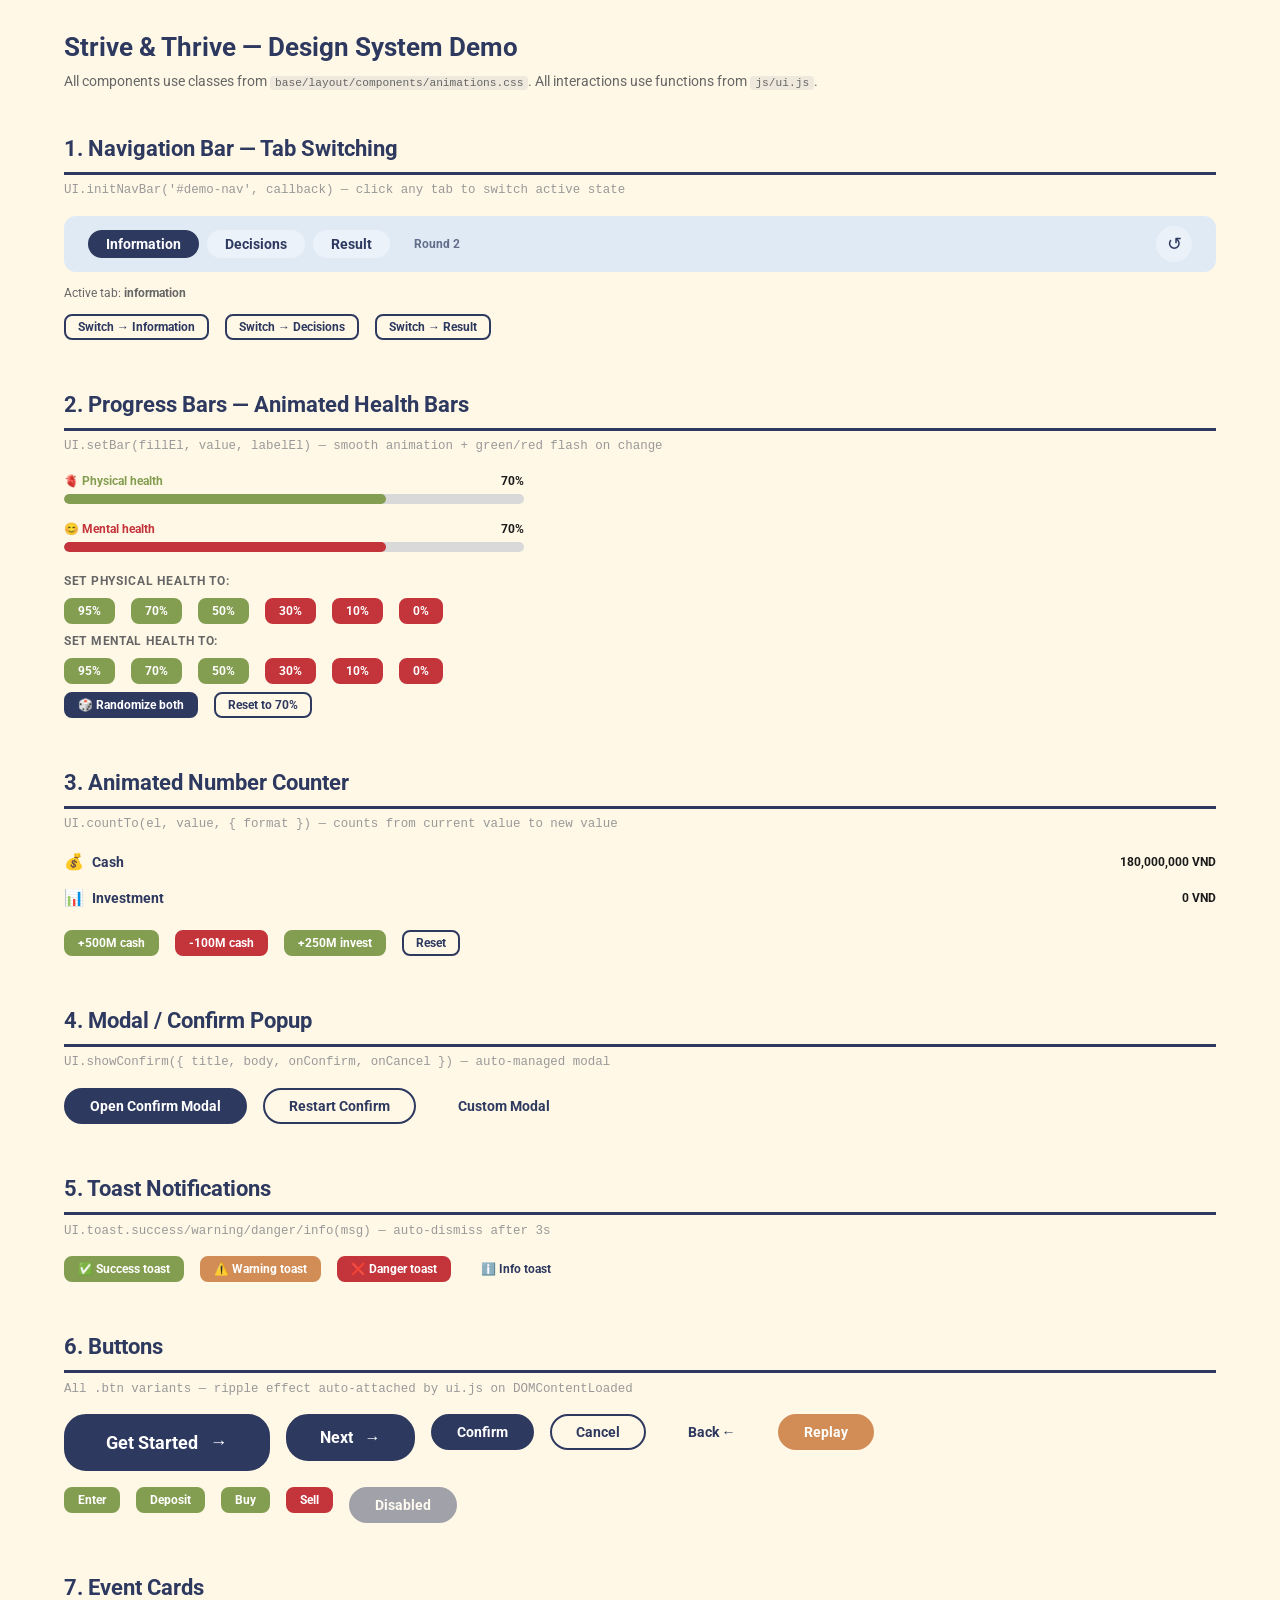
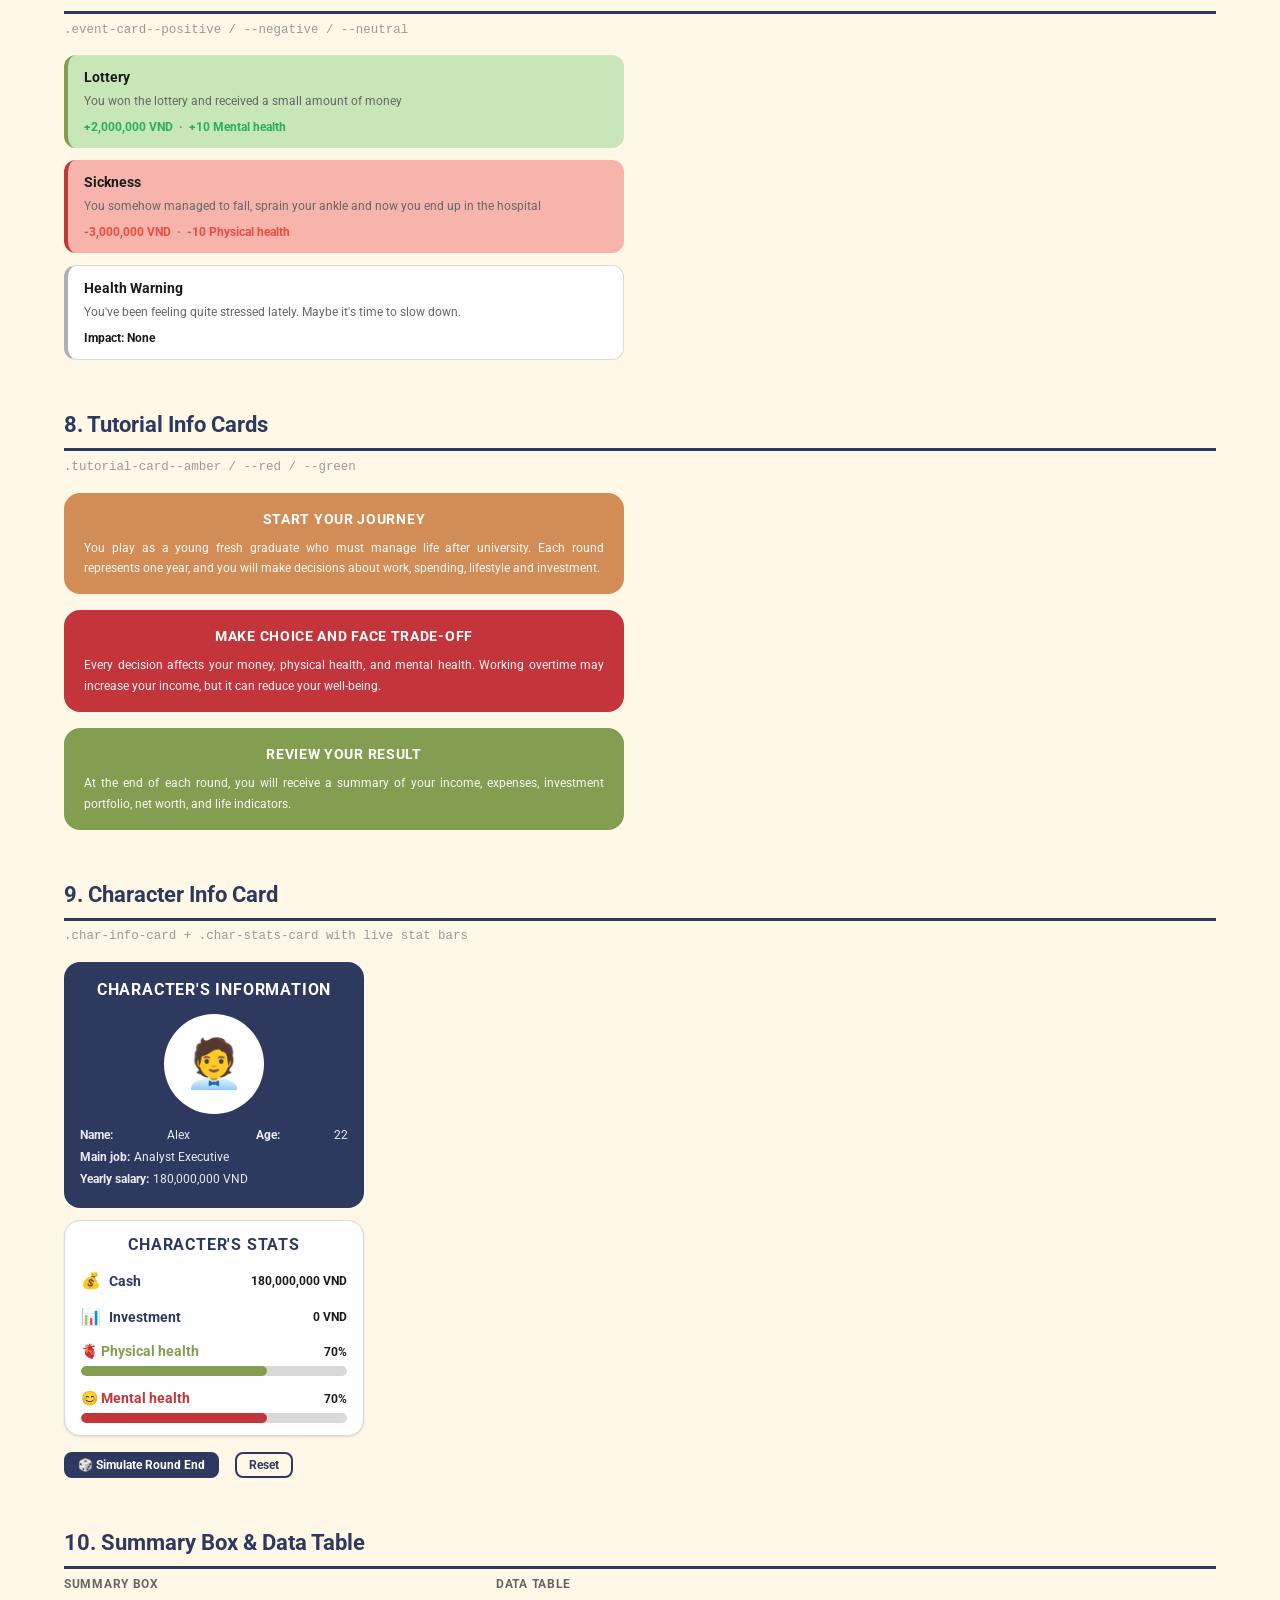
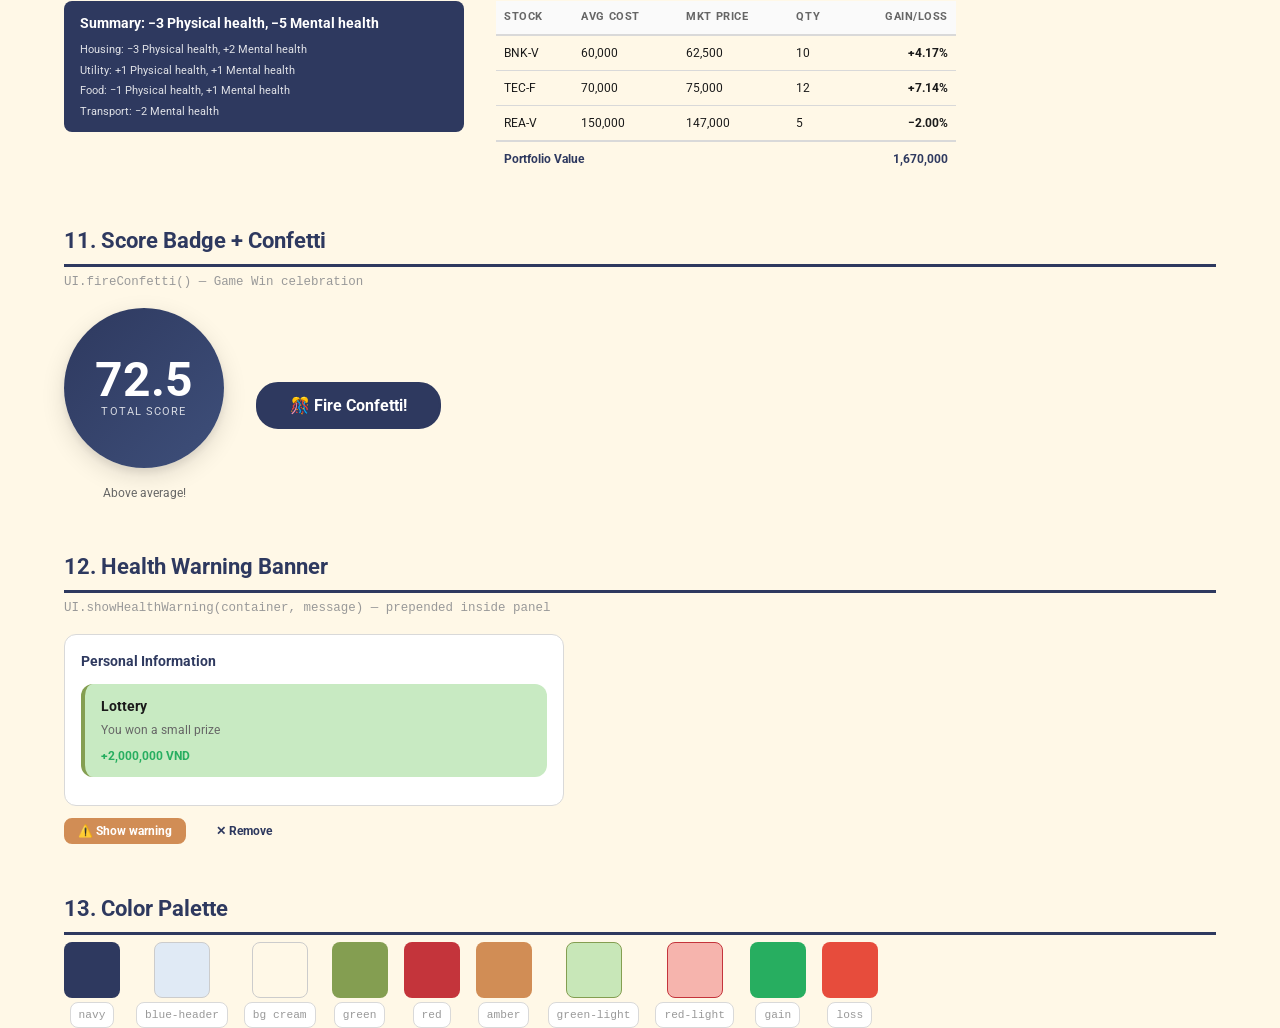
<file: component-demo.html>
<!DOCTYPE html>
<html lang="en">
<head>
  <meta charset="UTF-8">
  <meta name="viewport" content="width=device-width, initial-scale=1.0">
  <title>Strive & Thrive — Component Demo</title>
  <meta name="description" content="Design system demo showing all shared CSS components and JS utilities for the Strive & Thrive life simulator game.">
  <link rel="stylesheet" href="css/base.css">
  <link rel="stylesheet" href="css/layout.css">
  <link rel="stylesheet" href="css/components.css">
  <link rel="stylesheet" href="css/animations.css">
  <style>
    /* Demo-only styles */
    body { padding: 2rem 4rem; background: var(--color-bg); }

    .demo-section { margin-bottom: 3rem; }
    .demo-section > h2 {
      font-size: 1.4rem;
      font-weight: 700;
      color: var(--color-navy);
      margin-bottom: 0.4rem;
      padding-bottom: 0.4rem;
      border-bottom: 3px solid var(--color-navy);
    }
    .demo-section > .demo-subtitle {
      font-size: 0.78rem;
      color: var(--color-text-muted);
      margin-bottom: 1rem;
      font-family: monospace;
    }
    .demo-row {
      display: flex;
      flex-wrap: wrap;
      gap: 1rem;
      align-items: flex-start;
      margin-bottom: 1rem;
    }
    .demo-chip {
      background: white;
      border: 1px solid var(--color-border);
      border-radius: var(--radius-sm);
      padding: 0.25rem 0.5rem;
      font-size: 0.7rem;
      color: var(--color-text-muted);
      font-family: monospace;
    }
    .demo-label {
      font-size: 0.75rem;
      font-weight: 700;
      color: var(--color-text-secondary);
      text-transform: uppercase;
      letter-spacing: 0.06em;
      margin-bottom: 0.5rem;
    }
    code {
      background: rgba(46,57,95,0.08);
      border-radius: 4px;
      padding: 1px 5px;
      font-size: 0.8em;
      font-family: monospace;
    }
  </style>
</head>
<body>

  <!-- Toast container (managed by ui.js) -->
  <div class="toast-container" id="toast-container"></div>

  <h1 class="text-h1 text-navy" style="margin-bottom:0.5rem">Strive & Thrive — Design System Demo</h1>
  <p class="text-body text-secondary" style="margin-bottom:2.5rem">
    All components use classes from <code>base/layout/components/animations.css</code>.
    All interactions use functions from <code>js/ui.js</code>.
  </p>

  <!-- ═══════════════════════════════════════════════════════════
       1. NAVIGATION BAR (Interactive tab switching)
       ═══════════════════════════════════════════════════════════ -->
  <div class="demo-section">
    <h2>1. Navigation Bar — Tab Switching</h2>
    <p class="demo-subtitle">UI.initNavBar('#demo-nav', callback) — click any tab to switch active state</p>

    <div class="nav-bar" id="demo-nav" style="position:relative; border-radius:var(--radius-md); margin-bottom:0.75rem;">
      <div style="display:flex; gap:8px; flex:1; align-items:center;">
        <button class="nav-tab nav-tab--active"   data-tab="information">Information</button>
        <button class="nav-tab nav-tab--inactive"  data-tab="decisions">Decisions</button>
        <button class="nav-tab nav-tab--inactive"  data-tab="result">Result</button>
        <span class="nav-round-label">Round 2</span>
      </div>
      <button class="nav-restart-btn" title="Restart game" id="restart-demo-btn">↺</button>
    </div>

    <p class="text-small text-secondary">
      Active tab: <strong id="active-tab-display">information</strong>
    </p>

    <div class="demo-row" style="margin-top:0.75rem;">
      <button class="btn btn--secondary btn--sm" onclick="UI.switchTab('#demo-nav', 'information')">Switch → Information</button>
      <button class="btn btn--secondary btn--sm" onclick="UI.switchTab('#demo-nav', 'decisions')">Switch → Decisions</button>
      <button class="btn btn--secondary btn--sm" onclick="UI.switchTab('#demo-nav', 'result')">Switch → Result</button>
    </div>
  </div>

  <!-- ═══════════════════════════════════════════════════════════
       2. PROGRESS BARS (Animated)
       ═══════════════════════════════════════════════════════════ -->
  <div class="demo-section">
    <h2>2. Progress Bars — Animated Health Bars</h2>
    <p class="demo-subtitle">UI.setBar(fillEl, value, labelEl) — smooth animation + green/red flash on change</p>

    <div style="max-width:460px; display:flex; flex-direction:column; gap:1rem; margin-bottom:1.25rem;">

      <!-- Physical health bar -->
      <div class="progress-bar progress-bar--physical" id="phys-bar">
        <div class="progress-bar__header">
          <span class="progress-bar__label">🫀 Physical health</span>
          <span class="progress-bar__value" id="phys-value">70%</span>
        </div>
        <div class="progress-bar__track">
          <div class="progress-bar__fill" id="phys-fill" style="width:70%"></div>
        </div>
      </div>

      <!-- Mental health bar -->
      <div class="progress-bar progress-bar--mental" id="ment-bar">
        <div class="progress-bar__header">
          <span class="progress-bar__label">😊 Mental health</span>
          <span class="progress-bar__value" id="ment-value">70%</span>
        </div>
        <div class="progress-bar__track">
          <div class="progress-bar__fill" id="ment-fill" style="width:70%"></div>
        </div>
      </div>
    </div>

    <!-- Controls -->
    <div class="demo-label">Set Physical health to:</div>
    <div class="demo-row" style="margin-bottom:0.5rem;">
      <button class="btn btn--success btn--sm" onclick="UI.setBar('#phys-fill', 95, '#phys-value')">95%</button>
      <button class="btn btn--success btn--sm" onclick="UI.setBar('#phys-fill', 70, '#phys-value')">70%</button>
      <button class="btn btn--success btn--sm" onclick="UI.setBar('#phys-fill', 50, '#phys-value')">50%</button>
      <button class="btn btn--danger  btn--sm" onclick="UI.setBar('#phys-fill', 30, '#phys-value')">30%</button>
      <button class="btn btn--danger  btn--sm" onclick="UI.setBar('#phys-fill', 10, '#phys-value')">10%</button>
      <button class="btn btn--danger  btn--sm" onclick="UI.setBar('#phys-fill',  0, '#phys-value')">0%</button>
    </div>

    <div class="demo-label">Set Mental health to:</div>
    <div class="demo-row" style="margin-bottom:0.5rem;">
      <button class="btn btn--success btn--sm" onclick="UI.setBar('#ment-fill', 95, '#ment-value')">95%</button>
      <button class="btn btn--success btn--sm" onclick="UI.setBar('#ment-fill', 70, '#ment-value')">70%</button>
      <button class="btn btn--success btn--sm" onclick="UI.setBar('#ment-fill', 50, '#ment-value')">50%</button>
      <button class="btn btn--danger  btn--sm" onclick="UI.setBar('#ment-fill', 30, '#ment-value')">30%</button>
      <button class="btn btn--danger  btn--sm" onclick="UI.setBar('#ment-fill', 10, '#ment-value')">10%</button>
      <button class="btn btn--danger  btn--sm" onclick="UI.setBar('#ment-fill',  0, '#ment-value')">0%</button>
    </div>

    <div class="demo-row" style="margin-top:0.5rem;">
      <button class="btn btn--primary btn--sm" onclick="demoRandomizeHealth()">🎲 Randomize both</button>
      <button class="btn btn--secondary btn--sm" onclick="UI.setBar('#phys-fill',70,'#phys-value'); UI.setBar('#ment-fill',70,'#ment-value')">Reset to 70%</button>
    </div>
  </div>

  <!-- ═══════════════════════════════════════════════════════════
       3. ANIMATED COUNTER (VND numbers)
       ═══════════════════════════════════════════════════════════ -->
  <div class="demo-section">
    <h2>3. Animated Number Counter</h2>
    <p class="demo-subtitle">UI.countTo(el, value, { format }) — counts from current value to new value</p>

    <div style="display:flex; flex-direction:column; gap:0.75rem; margin-bottom:1.25rem;">
      <div class="stat-row">
        <span class="stat-row__icon">💰</span>
        <span class="stat-row__label">Cash</span>
        <span class="stat-row__value" id="demo-cash">180,000,000 VND</span>
      </div>
      <div class="stat-row">
        <span class="stat-row__icon">📊</span>
        <span class="stat-row__label">Investment</span>
        <span class="stat-row__value" id="demo-invest">0 VND</span>
      </div>
    </div>

    <div class="demo-row">
      <button class="btn btn--success btn--sm" onclick="demoUpdateCash(500000000)">+500M cash</button>
      <button class="btn btn--danger  btn--sm" onclick="demoUpdateCash(-100000000)">-100M cash</button>
      <button class="btn btn--success btn--sm" onclick="demoUpdateInvest(250000000)">+250M invest</button>
      <button class="btn btn--secondary btn--sm" onclick="demoResetFinance()">Reset</button>
    </div>
  </div>

  <!-- ═══════════════════════════════════════════════════════════
       4. MODAL / CONFIRM POPUP
       ═══════════════════════════════════════════════════════════ -->
  <div class="demo-section">
    <h2>4. Modal / Confirm Popup</h2>
    <p class="demo-subtitle">UI.showConfirm({ title, body, onConfirm, onCancel }) — auto-managed modal</p>

    <div class="demo-row">
      <button class="btn btn--primary" onclick="demoShowConfirm()">Open Confirm Modal</button>
      <button class="btn btn--secondary" onclick="demoShowRestartConfirm()">Restart Confirm</button>
      <button class="btn btn--ghost" onclick="UI.openModal('#demo-custom-modal')">Custom Modal</button>
    </div>

    <!-- Custom modal markup (example for game screens) -->
    <div class="modal-overlay" id="demo-custom-modal">
      <div class="modal-card">
        <div class="modal-card__title">Name Your Character</div>
        <div class="modal-card__body" style="text-align:left">
          <div class="form-group">
            <label class="form-label" for="demo-name-input">Character Name</label>
            <input class="form-input" id="demo-name-input" type="text" placeholder="Enter your name...">
          </div>
        </div>
        <div class="modal-card__actions">
          <button class="btn btn--secondary" onclick="UI.closeModal('#demo-custom-modal')">Cancel</button>
          <button class="btn btn--primary"   onclick="demoConfirmName()">Confirm →</button>
        </div>
      </div>
    </div>
  </div>

  <!-- ═══════════════════════════════════════════════════════════
       5. TOAST NOTIFICATIONS
       ═══════════════════════════════════════════════════════════ -->
  <div class="demo-section">
    <h2>5. Toast Notifications</h2>
    <p class="demo-subtitle">UI.toast.success/warning/danger/info(msg) — auto-dismiss after 3s</p>

    <div class="demo-row">
      <button class="btn btn--success btn--sm" onclick="UI.toast.success('Stock purchased: 5 shares of BNK-V')">✅ Success toast</button>
      <button class="btn btn--amber   btn--sm" onclick="UI.toast.warning('Mental health is getting low!')">⚠️ Warning toast</button>
      <button class="btn btn--danger  btn--sm" onclick="UI.toast.danger('Cash dropped below 0 — Game Over!')">❌ Danger toast</button>
      <button class="btn btn--ghost   btn--sm" onclick="UI.toast.info('Investment portfolio updated.')">ℹ️ Info toast</button>
    </div>
  </div>

  <!-- ═══════════════════════════════════════════════════════════
       6. BUTTONS
       ═══════════════════════════════════════════════════════════ -->
  <div class="demo-section">
    <h2>6. Buttons</h2>
    <p class="demo-subtitle">All .btn variants — ripple effect auto-attached by ui.js on DOMContentLoaded</p>
    <div class="demo-row">
      <button class="btn btn--primary btn--xl btn--arrow">Get Started</button>
      <button class="btn btn--primary btn--lg btn--arrow">Next</button>
      <button class="btn btn--primary">Confirm</button>
      <button class="btn btn--secondary">Cancel</button>
      <button class="btn btn--ghost">Back ←</button>
      <button class="btn btn--amber">Replay</button>
    </div>
    <div class="demo-row">
      <button class="btn btn--success btn--sm">Enter</button>
      <button class="btn btn--success btn--sm">Deposit</button>
      <button class="btn btn--success btn--sm">Buy</button>
      <button class="btn btn--danger  btn--sm">Sell</button>
      <button class="btn btn--primary" disabled>Disabled</button>
    </div>
  </div>

  <!-- ═══════════════════════════════════════════════════════════
       7. EVENT CARDS
       ═══════════════════════════════════════════════════════════ -->
  <div class="demo-section">
    <h2>7. Event Cards</h2>
    <p class="demo-subtitle">.event-card--positive / --negative / --neutral</p>
    <div style="max-width:560px;">
      <div class="event-card event-card--positive">
        <div class="event-card__title">Lottery</div>
        <div class="event-card__description">You won the lottery and received a small amount of money</div>
        <div class="event-card__impact">+2,000,000 VND &nbsp;·&nbsp; +10 Mental health</div>
      </div>
      <div class="event-card event-card--negative">
        <div class="event-card__title">Sickness</div>
        <div class="event-card__description">You somehow managed to fall, sprain your ankle and now you end up in the hospital</div>
        <div class="event-card__impact">-3,000,000 VND &nbsp;·&nbsp; -10 Physical health</div>
      </div>
      <div class="event-card event-card--neutral">
        <div class="event-card__title">Health Warning</div>
        <div class="event-card__description">You've been feeling quite stressed lately. Maybe it's time to slow down.</div>
        <div class="event-card__impact">Impact: None</div>
      </div>
    </div>
  </div>

  <!-- ═══════════════════════════════════════════════════════════
       8. TUTORIAL CARDS
       ═══════════════════════════════════════════════════════════ -->
  <div class="demo-section">
    <h2>8. Tutorial Info Cards</h2>
    <p class="demo-subtitle">.tutorial-card--amber / --red / --green</p>
    <div style="max-width:560px; display:flex; flex-direction:column; gap:1rem;">
      <div class="tutorial-card tutorial-card--amber">
        <div class="tutorial-card__heading">Start Your Journey</div>
        <div class="tutorial-card__body">You play as a young fresh graduate who must manage life after university. Each round represents one year, and you will make decisions about work, spending, lifestyle and investment.</div>
      </div>
      <div class="tutorial-card tutorial-card--red">
        <div class="tutorial-card__heading">Make Choice and Face Trade-Off</div>
        <div class="tutorial-card__body">Every decision affects your money, physical health, and mental health. Working overtime may increase your income, but it can reduce your well-being.</div>
      </div>
      <div class="tutorial-card tutorial-card--green">
        <div class="tutorial-card__heading">Review Your Result</div>
        <div class="tutorial-card__body">At the end of each round, you will receive a summary of your income, expenses, investment portfolio, net worth, and life indicators.</div>
      </div>
    </div>
  </div>

  <!-- ═══════════════════════════════════════════════════════════
       9. CHARACTER CARD (left panel)
       ═══════════════════════════════════════════════════════════ -->
  <div class="demo-section">
    <h2>9. Character Info Card</h2>
    <p class="demo-subtitle">.char-info-card + .char-stats-card with live stat bars</p>
    <div style="max-width:300px; display:flex; flex-direction:column; gap:12px;">
      <div class="char-info-card">
        <div class="char-info-card__title">Character's Information</div>
        <div class="avatar-circle" style="width:100px;height:100px;"><span style="font-size:3rem;">🧑‍💼</span></div>
        <div class="char-meta" style="width:100%">
          <div class="char-meta-row char-meta-row--split">
            <span class="char-meta-label">Name:</span><span class="char-meta-value">Alex</span>
            <span class="char-meta-label" style="margin-left:12px">Age:</span><span class="char-meta-value">22</span>
          </div>
          <div class="char-meta-row"><span class="char-meta-label">Main job:</span><span class="char-meta-value"> Analyst Executive</span></div>
          <div class="char-meta-row"><span class="char-meta-label">Yearly salary:</span><span class="char-meta-value"> 180,000,000 VND</span></div>
        </div>
      </div>
      <div class="char-stats-card">
        <div class="char-stats-card__title">Character's Stats</div>
        <div class="stat-row">
          <span class="stat-row__icon">💰</span>
          <span class="stat-row__label">Cash</span>
          <span class="stat-row__value" id="char-cash">180,000,000 VND</span>
        </div>
        <div class="stat-row">
          <span class="stat-row__icon">📊</span>
          <span class="stat-row__label">Investment</span>
          <span class="stat-row__value" id="char-invest">0 VND</span>
        </div>
        <div class="stat-row stat-row--bar">
          <div class="stat-bar-header" style="display:flex;justify-content:space-between;">
            <span class="stat-row__label" style="color:var(--color-green)">🫀 Physical health</span>
            <span class="stat-row__value" id="char-phys-val">70%</span>
          </div>
          <div class="stat-bar-track"><div class="stat-bar-fill stat-bar-fill--physical" id="char-phys-fill" style="width:70%"></div></div>
        </div>
        <div class="stat-row stat-row--bar">
          <div class="stat-bar-header" style="display:flex;justify-content:space-between;">
            <span class="stat-row__label" style="color:var(--color-red)">😊 Mental health</span>
            <span class="stat-row__value" id="char-ment-val">70%</span>
          </div>
          <div class="stat-bar-track"><div class="stat-bar-fill stat-bar-fill--mental" id="char-ment-fill" style="width:70%"></div></div>
        </div>
      </div>
    </div>
    <div class="demo-row" style="margin-top:1rem;">
      <button class="btn btn--primary btn--sm" onclick="demoSimulateRound()">🎲 Simulate Round End</button>
      <button class="btn btn--secondary btn--sm" onclick="demoResetCharStats()">Reset</button>
    </div>
  </div>

  <!-- ═══════════════════════════════════════════════════════════
       10. SUMMARY BOX + DATA TABLE
       ═══════════════════════════════════════════════════════════ -->
  <div class="demo-section">
    <h2>10. Summary Box &amp; Data Table</h2>
    <div class="demo-row" style="align-items:flex-start; gap:2rem; flex-wrap:wrap;">
      <div style="flex:1; min-width:280px; max-width:400px;">
        <p class="demo-label">Summary Box</p>
        <div class="summary-box visible">
          <div class="summary-box__main">Summary: −3 Physical health, −5 Mental health</div>
          <div class="summary-box__breakdown">
            <div class="summary-box__line">Housing: −3 Physical health, +2 Mental health</div>
            <div class="summary-box__line">Utility: +1 Physical health, +1 Mental health</div>
            <div class="summary-box__line">Food: −1 Physical health, +1 Mental health</div>
            <div class="summary-box__line">Transport: −2 Mental health</div>
          </div>
        </div>
      </div>
      <div style="flex:1; min-width:280px; max-width:460px;">
        <p class="demo-label">Data Table</p>
        <table class="data-table">
          <thead><tr><th>Stock</th><th>Avg Cost</th><th>Mkt Price</th><th>Qty</th><th>Gain/Loss</th></tr></thead>
          <tbody>
            <tr><td>BNK-V</td><td>60,000</td><td>62,500</td><td>10</td><td class="num-gain">+4.17%</td></tr>
            <tr><td>TEC-F</td><td>70,000</td><td>75,000</td><td>12</td><td class="num-gain">+7.14%</td></tr>
            <tr><td>REA-V</td><td>150,000</td><td>147,000</td><td>5</td><td class="num-loss">−2.00%</td></tr>
            <tr class="row-total"><td colspan="4">Portfolio Value</td><td class="num-gain">1,670,000</td></tr>
          </tbody>
        </table>
      </div>
    </div>
  </div>

  <!-- ═══════════════════════════════════════════════════════════
       11. SCORE BADGE + CONFETTI
       ═══════════════════════════════════════════════════════════ -->
  <div class="demo-section">
    <h2>11. Score Badge + Confetti</h2>
    <p class="demo-subtitle">UI.fireConfetti() — Game Win celebration</p>
    <div class="demo-row" style="align-items:center; gap:2rem;">
      <div class="score-badge score-reveal">
        <div class="score-badge__circle">
          <span class="score-badge__number" id="demo-score">72.5</span>
          <span class="score-badge__label">Total Score</span>
        </div>
        <p class="text-small text-secondary" style="margin-top:0.5rem">Above average!</p>
      </div>
      <button class="btn btn--primary btn--lg" onclick="UI.fireConfetti()">🎊 Fire Confetti!</button>
    </div>
  </div>

  <!-- ═══════════════════════════════════════════════════════════
       12. HEALTH WARNING BANNER
       ═══════════════════════════════════════════════════════════ -->
  <div class="demo-section">
    <h2>12. Health Warning Banner</h2>
    <p class="demo-subtitle">UI.showHealthWarning(container, message) — prepended inside panel</p>
    <div id="health-warning-container" style="max-width:500px; padding:1rem; background:white; border-radius:var(--radius-md); border:1px solid var(--color-border);">
      <div class="panel-section__title" style="margin-bottom:0.75rem;">Personal Information</div>
      <!-- Banner will be prepended here -->
      <div class="event-card event-card--positive">
        <div class="event-card__title">Lottery</div>
        <div class="event-card__description">You won a small prize</div>
        <div class="event-card__impact">+2,000,000 VND</div>
      </div>
    </div>
    <div class="demo-row" style="margin-top:0.75rem;">
      <button class="btn btn--amber btn--sm" onclick="UI.showHealthWarning('#health-warning-container', 'You\'ve been getting occasional headaches. Please remember to rest.')">⚠️ Show warning</button>
      <button class="btn btn--ghost  btn--sm" onclick="document.querySelector('#health-warning-container .health-warning-banner')?.remove()">✕ Remove</button>
    </div>
  </div>

  <!-- ═══════════════════════════════════════════════════════════
       13. COLOR PALETTE
       ═══════════════════════════════════════════════════════════ -->
  <div class="demo-section">
    <h2>13. Color Palette</h2>
    <div class="demo-row" style="flex-wrap:wrap;">
      <div style="display:flex;flex-direction:column;align-items:center;gap:4px;"><div style="width:56px;height:56px;background:var(--color-navy);border-radius:8px;"></div><span class="demo-chip">navy</span></div>
      <div style="display:flex;flex-direction:column;align-items:center;gap:4px;"><div style="width:56px;height:56px;background:var(--color-blue-header);border-radius:8px;border:1px solid #ccc"></div><span class="demo-chip">blue-header</span></div>
      <div style="display:flex;flex-direction:column;align-items:center;gap:4px;"><div style="width:56px;height:56px;background:var(--color-bg);border-radius:8px;border:1px solid #ccc"></div><span class="demo-chip">bg cream</span></div>
      <div style="display:flex;flex-direction:column;align-items:center;gap:4px;"><div style="width:56px;height:56px;background:var(--color-green);border-radius:8px;"></div><span class="demo-chip">green</span></div>
      <div style="display:flex;flex-direction:column;align-items:center;gap:4px;"><div style="width:56px;height:56px;background:var(--color-red);border-radius:8px;"></div><span class="demo-chip">red</span></div>
      <div style="display:flex;flex-direction:column;align-items:center;gap:4px;"><div style="width:56px;height:56px;background:var(--color-amber);border-radius:8px;"></div><span class="demo-chip">amber</span></div>
      <div style="display:flex;flex-direction:column;align-items:center;gap:4px;"><div style="width:56px;height:56px;background:var(--color-green-light);border-radius:8px;border:1px solid var(--color-green)"></div><span class="demo-chip">green-light</span></div>
      <div style="display:flex;flex-direction:column;align-items:center;gap:4px;"><div style="width:56px;height:56px;background:var(--color-red-light);border-radius:8px;border:1px solid var(--color-red)"></div><span class="demo-chip">red-light</span></div>
      <div style="display:flex;flex-direction:column;align-items:center;gap:4px;"><div style="width:56px;height:56px;background:var(--color-gain);border-radius:8px;"></div><span class="demo-chip">gain</span></div>
      <div style="display:flex;flex-direction:column;align-items:center;gap:4px;"><div style="width:56px;height:56px;background:var(--color-loss);border-radius:8px;"></div><span class="demo-chip">loss</span></div>
    </div>
  </div>

  <!-- ───────────────────────────────────────────────────────────
       JS — load utilities, then page logic
       ─────────────────────────────────────────────────────────── -->
  <script src="js/data.js"></script>
  <script src="js/health.js"></script>
  <script src="js/ui.js"></script>
  <script>
    /* ── 1. INIT NAV BAR ── */
    UI.initNavBar('#demo-nav', (tabId) => {
      document.getElementById('active-tab-display').textContent = tabId;
      UI.toast.info(`Switched to: ${tabId}`, { duration: 1500 });
    });

    document.getElementById('restart-demo-btn').addEventListener('click', () => {
      UI.showConfirm({
        title: 'Restart Game?',
        body: 'All your progress will be lost. Are you sure you want to restart from the beginning?',
        confirmText: 'Restart',
        cancelText: 'Keep Playing',
        onConfirm: () => UI.toast.warning('Game restarted!'),
      });
    });

    /* ── 2. HEALTH BAR CONTROLS ── */
    function demoRandomizeHealth() {
      const phVal = Math.round(Math.random() * 90 + 5);
      const mhVal = Math.round(Math.random() * 90 + 5);
      UI.setBar('#phys-fill', phVal, '#phys-value');
      UI.setBar('#ment-fill', mhVal, '#ment-value');
    }

    /* ── 3. CASH COUNTER ── */
    let _demoCurrentCash   = 180_000_000;
    let _demoCurrentInvest = 0;

    function demoUpdateCash(delta) {
      _demoCurrentCash = Math.max(0, _demoCurrentCash + delta);
      UI.countTo('#demo-cash', _demoCurrentCash, { format: UI.formatVND });
      UI._flashEl(document.getElementById('demo-cash'), delta > 0);
    }

    function demoUpdateInvest(delta) {
      _demoCurrentInvest = Math.max(0, _demoCurrentInvest + delta);
      UI.countTo('#demo-invest', _demoCurrentInvest, { format: UI.formatVND });
      UI._flashEl(document.getElementById('demo-invest'), delta > 0);
    }

    function demoResetFinance() {
      _demoCurrentCash   = 180_000_000;
      _demoCurrentInvest = 0;
      UI.countTo('#demo-cash',   _demoCurrentCash,   { format: UI.formatVND });
      UI.countTo('#demo-invest', _demoCurrentInvest, { format: UI.formatVND });
    }

    /* ── 4. CONFIRM MODALS ── */
    function demoShowConfirm() {
      UI.showConfirm({
        title: 'ARE YOU SURE?',
        body: 'Once you confirm, you will move to the next round. You cannot go back and change your decisions.',
        onConfirm: () => UI.toast.success('Moved to next round!'),
        onCancel:  () => UI.toast.info('Stayed on current round.', { duration: 1500 }),
      });
    }

    function demoShowRestartConfirm() {
      UI.showConfirm({
        title: 'RESTART GAME?',
        body: 'All your progress and decisions will be permanently deleted.',
        confirmText: 'Restart',
        cancelText: 'Keep Playing',
        onConfirm: () => UI.toast.warning('Game restarted!'),
      });
    }

    function demoConfirmName() {
      const name = document.getElementById('demo-name-input').value.trim();
      UI.closeModal('#demo-custom-modal');
      if (name) UI.toast.success(`Welcome, ${name}!`);
      else UI.toast.warning('Please enter a name!');
    }

    /* ── 9. CHARACTER CARD SIMULATION ── */
    let _charStats = { cash: 180_000_000, invest: 0, phys: 70, ment: 70 };

    function demoSimulateRound() {
      // Simulate a random round outcome
      const cashChange   = Math.round((Math.random() - 0.3) * 80_000_000);
      const investChange = Math.round(Math.random() * 50_000_000);
      const physChange   = Math.round((Math.random() - 0.4) * 20);
      const mentChange   = Math.round((Math.random() - 0.4) * 20);

      _charStats.cash   = Math.max(0, _charStats.cash + cashChange);
      _charStats.invest = Math.max(0, _charStats.invest + investChange);
      _charStats.phys   = Math.max(0, Math.min(100, _charStats.phys + physChange));
      _charStats.ment   = Math.max(0, Math.min(100, _charStats.ment + mentChange));

      UI.countTo('#char-cash',   _charStats.cash,   { format: UI.formatVND });
      UI.countTo('#char-invest', _charStats.invest, { format: UI.formatVND });
      UI._flashEl(document.getElementById('char-cash'),   cashChange > 0);
      UI._flashEl(document.getElementById('char-invest'), true);

      UI.setBar('#char-phys-fill', _charStats.phys, '#char-phys-val');
      UI.setBar('#char-ment-fill', _charStats.ment, '#char-ment-val');

      // Health warnings
      if (_charStats.phys <= 30) UI.toast.danger(`Physical health critical: ${_charStats.phys}%!`);
      else if (_charStats.phys <= 50) UI.toast.warning(`Physical health low: ${_charStats.phys}%`);
      if (_charStats.ment <= 30) UI.toast.danger(`Mental health critical: ${_charStats.ment}%!`);
      else if (_charStats.ment <= 50) UI.toast.warning(`Mental health low: ${_charStats.ment}%`);
    }

    function demoResetCharStats() {
      _charStats = { cash: 180_000_000, invest: 0, phys: 70, ment: 70 };
      UI.countTo('#char-cash',   _charStats.cash,   { format: UI.formatVND });
      UI.countTo('#char-invest', _charStats.invest, { format: UI.formatVND });
      UI.setBar('#char-phys-fill', 70, '#char-phys-val');
      UI.setBar('#char-ment-fill', 70, '#char-ment-val');
    }
  </script>
</body>
</html>
</file>
<file: css/base.css>
/* ============================================================
   STRIVE & THRIVE — Base CSS
   Design tokens, reset, and typography
   ============================================================ */

/* ─── Google Fonts ─────────────────────────────────────────── */
@import url('https://fonts.googleapis.com/css2?family=Roboto:wght@400;500;700&family=Roboto+Condensed:wght@700&family=Poltawski+Nowy:ital,wght@0,400;0,700;1,400;1,700&display=swap');

/* ─── Design Tokens (CSS Custom Properties) ─────────────────── */
:root {
  /* === COLORS === */

  /* Backgrounds */
  --color-bg:             #FFF8E7;   /* Global cream page background */
  --color-bg-warm:        #F9EFE5;   /* Warmer cream (round result, win/lose, etc.) */
  --color-bg-panel:       #FAFAFA;   /* Scrollable content panel bg */
  --color-bg-white:       #FFFFFF;   /* Card / modal white */

  /* Brand / Navigation */
  --color-navy:           #2E395F;   /* Primary navy: nav active, CTA buttons, cards */
  --color-navy-light:     #3E4F7A;   /* Hover / lighter navy */
  --color-navy-muted:     #4A5880;   /* Secondary navy text */
  --color-blue-header:    #E0EAF5;   /* Top navigation bar background */

  /* Semantic colors */
  --color-green:          #849E51;   /* Positive tag accent, tutorial card */
  --color-green-light:    rgba(163, 220, 154, 0.6);   /* Positive event card background (#A3DC9A at 0.6 opacity) */
  --color-green-bar:      #849E51;   /* Physical health bar fill */
  --color-green-btn:      #849E51;   /* Buy / Enter / Deposit buttons */

  --color-red:            #C4343B;   /* Negative tag accent, tutorial card */
  --color-red-light:      rgba(240, 135, 135, 0.6);   /* Negative event card background (#F08787 at 0.6 opacity) */
  --color-red-bar:        #C4343B;   /* Mental health bar fill */
  --color-red-btn:        #C4343B;   /* Sell button */

  --color-amber:          #D18D55;   /* Tutorial "Start Your Journey" card */

  /* Stats / Finance */
  --color-gain:           #27AE60;   /* Positive numbers (stock gain, cash+) */
  --color-loss:           #E74C3C;   /* Negative numbers (stock loss, cash-) */
  --color-neutral:        #666666;   /* Neutral / base values (grey) */

  /* Borders */
  --color-border:         #D9D9D9;   /* Default card / panel border */
  --color-border-dark:    #B0B0B0;   /* Stronger border */

  /* Text */
  --color-text-primary:   #1A1A1A;   /* Main body text */
  --color-text-secondary: #666666;   /* Labels, secondary text */
  --color-text-muted:     #999999;   /* Placeholder, disabled */
  --color-text-white:     #FFFFFF;   /* Text on dark backgrounds */
  --color-text-navy:      #2E395F;   /* Navy colored text on light bg */
  --color-text-gain:      #27AE60;   /* Gain text */
  --color-text-loss:      #E74C3C;   /* Loss text */

  /* Overlay */
  --color-overlay:        rgba(0, 0, 0, 0.50);

  /* Decision summary box */
  --color-summary-bg:     #2E395F;

  /* === TYPOGRAPHY === */
  --font-display:   'Poltawski Nowy', Georgia, serif;   /* Title display text */
  --font-body:      'Roboto', Arial, sans-serif;         /* All UI text */
  --font-mono:      'Roboto Condensed', Arial, sans-serif; /* Numbers, tables */

  /* Font sizes (fluid where needed) */
  --fs-hero:    clamp(2rem, 5vw, 4rem);      /* Big display headings */
  --fs-title:   clamp(1.5rem, 3vw, 2.5rem);  /* Page/screen titles */
  --fs-h1:      clamp(1.25rem, 2vw, 1.75rem); /* Section H1 */
  --fs-h2:      1.125rem;                     /* Card headers */
  --fs-h3:      1rem;                         /* Sub-section headers */
  --fs-body:    0.875rem;                     /* Body / event text (14px) */
  --fs-small:   0.75rem;                      /* Labels, hints (12px) */
  --fs-micro:   0.6875rem;                    /* Very small note text (11px) */

  /* Font weights */
  --fw-regular: 400;
  --fw-medium:  500;
  --fw-bold:    700;

  /* Line heights */
  --lh-tight:   1.2;
  --lh-normal:  1.5;
  --lh-relaxed: 1.7;

  /* Letter spacing */
  --ls-tight:   -0.01em;
  --ls-normal:  0;
  --ls-wide:    0.05em;
  --ls-wider:   0.1em;

  /* === SPACING === */
  --space-1:  4px;
  --space-2:  8px;
  --space-3:  12px;
  --space-4:  16px;
  --space-5:  20px;
  --space-6:  24px;
  --space-8:  32px;
  --space-10: 40px;
  --space-12: 48px;
  --space-16: 64px;

  /* === BORDER RADIUS === */
  --radius-xs:     4px;
  --radius-sm:     8px;
  --radius-md:     12px;
  --radius-lg:     16px;
  --radius-xl:     22px;
  --radius-2xl:    32px;
  --radius-pill:   50px;
  --radius-circle: 50%;

  /* === SHADOWS === */
  --shadow-sm:   0 1px 3px rgba(0,0,0,0.08), 0 1px 2px rgba(0,0,0,0.05);
  --shadow-md:   0 4px 12px rgba(0,0,0,0.10), 0 2px 4px rgba(0,0,0,0.06);
  --shadow-lg:   0 8px 24px rgba(0,0,0,0.12), 0 4px 8px rgba(0,0,0,0.08);
  --shadow-xl:   0 16px 40px rgba(0,0,0,0.16);
  --shadow-card: 0 2px 8px rgba(46,57,95,0.10);

  /* === TRANSITIONS === */
  --transition-fast:   150ms ease;
  --transition-normal: 250ms ease;
  --transition-slow:   400ms ease;

  /* === Z-INDEX SCALE === */
  --z-base:    1;
  --z-raised:  10;
  --z-sticky:  100;
  --z-overlay: 500;
  --z-modal:   600;
  --z-toast:   700;
  --z-tooltip: 800;

  /* === LAYOUT === */
  --nav-height:        56px;   /* Top navigation bar height */
  --stat-bar-height:   52px;   /* Bottom frozen stat bar height */
  --left-panel-width:  clamp(240px, 32%, 380px); /* Character info panel */
}

/* ─── CSS Reset ──────────────────────────────────────────────── */
*, *::before, *::after {
  box-sizing: border-box;
  margin: 0;
  padding: 0;
}

html {
  font-size: 16px;
  scroll-behavior: smooth;
  -webkit-text-size-adjust: 100%;
}

body {
  font-family: var(--font-body);
  font-size: var(--fs-body);
  font-weight: var(--fw-regular);
  line-height: var(--lh-normal);
  color: var(--color-text-primary);
  background-color: var(--color-bg);
  height: 100vh;
  max-height: 100vh;
  overflow: hidden;
  position: relative;
}

img, svg {
  display: block;
  max-width: 100%;
}

button {
  font-family: var(--font-body);
  cursor: pointer;
  border: none;
  background: none;
}

input, textarea, select {
  font-family: var(--font-body);
  font-size: var(--fs-body);
}

ul, ol {
  list-style: none;
}

a {
  color: inherit;
  text-decoration: none;
}

/* ─── Typography Utilities ────────────────────────────────────── */

/* Headings */
.text-hero {
  font-family: var(--font-display);
  font-size: var(--fs-hero);
  font-weight: var(--fw-bold);
  line-height: var(--lh-tight);
}

.text-title {
  font-size: var(--fs-title);
  font-weight: var(--fw-bold);
  line-height: var(--lh-tight);
  letter-spacing: var(--ls-tight);
}

.text-h1 {
  font-size: var(--fs-h1);
  font-weight: var(--fw-bold);
  line-height: var(--lh-tight);
}

.text-h2 {
  font-size: var(--fs-h2);
  font-weight: var(--fw-bold);
  line-height: var(--lh-tight);
}

.text-h3 {
  font-size: var(--fs-h3);
  font-weight: var(--fw-bold);
  letter-spacing: var(--ls-wide);
  text-transform: uppercase;
}

.text-body  { font-size: var(--fs-body); }
.text-small { font-size: var(--fs-small); }
.text-micro { font-size: var(--fs-micro); }

/* Weights */
.fw-regular { font-weight: var(--fw-regular); }
.fw-medium  { font-weight: var(--fw-medium); }
.fw-bold    { font-weight: var(--fw-bold); }

/* Colors */
.text-primary   { color: var(--color-text-primary); }
.text-secondary { color: var(--color-text-secondary); }
.text-muted     { color: var(--color-text-muted); }
.text-white     { color: var(--color-text-white); }
.text-navy      { color: var(--color-text-navy); }
.text-gain      { color: var(--color-text-gain); }
.text-loss      { color: var(--color-text-loss); }
.text-red       { color: var(--color-red); }
.text-green     { color: var(--color-green); }

/* Alignment */
.text-left   { text-align: left; }
.text-center { text-align: center; }
.text-right  { text-align: right; }

/* Transform */
.text-upper  { text-transform: uppercase; }
.text-lower  { text-transform: lowercase; }

/* ─── Display Utilities ─────────────────────────────────────── */
.d-none    { display: none !important; }
.d-block   { display: block; }
.d-flex    { display: flex; }
.d-grid    { display: grid; }
.d-inline  { display: inline; }
.d-inline-flex  { display: inline-flex; }
.d-inline-block { display: inline-block; }

/* ─── Flex Utilities ─────────────────────────────────────────── */
.flex-row    { flex-direction: row; }
.flex-col    { flex-direction: column; }
.flex-wrap   { flex-wrap: wrap; }
.flex-nowrap { flex-wrap: nowrap; }
.flex-1      { flex: 1 1 0%; }
.flex-auto   { flex: 1 1 auto; }
.flex-none   { flex: none; }

.items-start    { align-items: flex-start; }
.items-center   { align-items: center; }
.items-end      { align-items: flex-end; }
.items-stretch  { align-items: stretch; }
.items-baseline { align-items: baseline; }

.justify-start   { justify-content: flex-start; }
.justify-center  { justify-content: center; }
.justify-end     { justify-content: flex-end; }
.justify-between { justify-content: space-between; }
.justify-around  { justify-content: space-around; }

.gap-1  { gap: var(--space-1); }
.gap-2  { gap: var(--space-2); }
.gap-3  { gap: var(--space-3); }
.gap-4  { gap: var(--space-4); }
.gap-6  { gap: var(--space-6); }
.gap-8  { gap: var(--space-8); }

/* ─── Spacing Utilities ──────────────────────────────────────── */
/* Padding */
.p-0  { padding: 0; }
.p-1  { padding: var(--space-1); }
.p-2  { padding: var(--space-2); }
.p-3  { padding: var(--space-3); }
.p-4  { padding: var(--space-4); }
.p-6  { padding: var(--space-6); }
.p-8  { padding: var(--space-8); }

.px-2 { padding-left: var(--space-2); padding-right: var(--space-2); }
.px-3 { padding-left: var(--space-3); padding-right: var(--space-3); }
.px-4 { padding-left: var(--space-4); padding-right: var(--space-4); }
.px-6 { padding-left: var(--space-6); padding-right: var(--space-6); }

.py-1 { padding-top: var(--space-1); padding-bottom: var(--space-1); }
.py-2 { padding-top: var(--space-2); padding-bottom: var(--space-2); }
.py-3 { padding-top: var(--space-3); padding-bottom: var(--space-3); }
.py-4 { padding-top: var(--space-4); padding-bottom: var(--space-4); }
.py-6 { padding-top: var(--space-6); padding-bottom: var(--space-6); }

/* Margin */
.m-0 { margin: 0; }
.m-auto { margin: auto; }
.mx-auto { margin-left: auto; margin-right: auto; }
.mb-1 { margin-bottom: var(--space-1); }
.mb-2 { margin-bottom: var(--space-2); }
.mb-3 { margin-bottom: var(--space-3); }
.mb-4 { margin-bottom: var(--space-4); }
.mb-6 { margin-bottom: var(--space-6); }
.mb-8 { margin-bottom: var(--space-8); }
.mt-2 { margin-top: var(--space-2); }
.mt-4 { margin-top: var(--space-4); }
.mt-6 { margin-top: var(--space-6); }
.mt-auto { margin-top: auto; }

/* ─── Border Radius Utilities ────────────────────────────────── */
.rounded-xs   { border-radius: var(--radius-xs); }
.rounded-sm   { border-radius: var(--radius-sm); }
.rounded-md   { border-radius: var(--radius-md); }
.rounded-lg   { border-radius: var(--radius-lg); }
.rounded-xl   { border-radius: var(--radius-xl); }
.rounded-pill { border-radius: var(--radius-pill); }
.rounded-full { border-radius: var(--radius-circle); }

/* ─── Width / Height Utilities ──────────────────────────────── */
.w-full  { width: 100%; }
.h-full  { height: 100%; }
.min-h-screen { min-height: 100vh; }

/* ─── Overflow Utilities ─────────────────────────────────────── */
.overflow-hidden { overflow: hidden; }
.overflow-auto   { overflow: auto; }
.overflow-y-auto { overflow-y: auto; }
.overflow-x-hidden { overflow-x: hidden; }

/* ─── Position Utilities ─────────────────────────────────────── */
.relative { position: relative; }
.absolute { position: absolute; }
.fixed    { position: fixed; }
.sticky   { position: sticky; }

/* ─── Scroll Styling ─────────────────────────────────────────── */
/* Styled scrollbar for panels */
.scrollable::-webkit-scrollbar {
  width: 6px;
}
.scrollable::-webkit-scrollbar-track {
  background: rgba(0,0,0,0.04);
  border-radius: 3px;
}
.scrollable::-webkit-scrollbar-thumb {
  background: rgba(46,57,95,0.25);
  border-radius: 3px;
}
.scrollable::-webkit-scrollbar-thumb:hover {
  background: rgba(46,57,95,0.45);
}

/* ─── Background Color Utilities ─────────────────────────────── */
.bg-white   { background-color: var(--color-bg-white); }
.bg-cream   { background-color: var(--color-bg); }
.bg-warm    { background-color: var(--color-bg-warm); }
.bg-navy    { background-color: var(--color-navy); }
.bg-green   { background-color: var(--color-green); }
.bg-red     { background-color: var(--color-red); }
.bg-amber   { background-color: var(--color-amber); }
.bg-panel   { background-color: var(--color-bg-panel); }

/* ─── Border Utilities ───────────────────────────────────────── */
.border     { border: 1px solid var(--color-border); }
.border-top { border-top: 1px solid var(--color-border); }
.border-bottom { border-bottom: 1px solid var(--color-border); }

/* ─── Shadow Utilities ───────────────────────────────────────── */
.shadow-sm { box-shadow: var(--shadow-sm); }
.shadow-md { box-shadow: var(--shadow-md); }
.shadow-lg { box-shadow: var(--shadow-lg); }
.shadow-card { box-shadow: var(--shadow-card); }

/* ─── Cursor Utilities ───────────────────────────────────────── */
.cursor-pointer { cursor: pointer; }
.cursor-default { cursor: default; }

/* ─── Screen Reader Only ─────────────────────────────────────── */
.sr-only {
  position: absolute;
  width: 1px;
  height: 1px;
  padding: 0;
  margin: -1px;
  overflow: hidden;
  clip: rect(0,0,0,0);
  white-space: nowrap;
  border: 0;
}
</file>
<file: css/layout.css>
/* ============================================================
   STRIVE & THRIVE — Layout CSS
   Page shell, navigation bar, split panels, stat bar
   Depends on: base.css
   ============================================================ */

/* ─── Game Shell ─────────────────────────────────────────────── */
/* The root container that holds the entire game.
   Screens are hidden/shown via JS by toggling .screen--active */

#game-root {
  width: 100vw;
  height: 100vh;
  overflow: hidden;
  background-color: var(--color-bg);
  position: relative;
}

/* ─── Screen Containers ──────────────────────────────────────── */
/* Every screen is a .screen div inside #game-root */

.screen {
  display: none;
  width: 100%;
  height: 100%;
  position: absolute;
  inset: 0;
  background-color: var(--color-bg);
  overflow: hidden;
}

.screen--active {
  display: flex;
  flex-direction: column;
}

/* ─── Starting Screen Layout (already in Starting_Page/) ───── */
/* Keep for reference; not re-styled here */

/* ─── Tutorial Screen Layout ─────────────────────────────────── */

.tutorial-layout {
  display: flex;
  flex-direction: row;
  width: 100%;
  height: 100%;
  background-color: var(--color-bg);
  padding: clamp(var(--space-8), 5vh, var(--space-12)) 
           clamp(var(--space-6), 4vw, var(--space-12));
  gap: clamp(var(--space-6), 4vw, var(--space-10));
  align-items: flex-start;
}

.tutorial-content {
  flex: 1;
  display: flex;
  flex-direction: column;
  gap: var(--space-4);
  max-width: 60%;
}

.tutorial-illustration {
  flex: 0 0 auto;
  width: clamp(200px, 35%, 400px);
  display: flex;
  align-items: flex-end;
  justify-content: center;
  height: 100%;
}

.tutorial-illustration img,
.tutorial-illustration svg {
  width: 100%;
  max-height: 80vh;
  object-fit: contain;
}

/* Tutorial title */
.tutorial-title {
  font-size: clamp(1.5rem, 3.5vw, 2.75rem);
  font-weight: var(--fw-bold);
  color: var(--color-text-primary);
  margin-bottom: var(--space-6);
  letter-spacing: var(--ls-wide);
}

/* ─── Main Game Screen Layout (Information / Decision tab) ──── */

/* The game main layout has:
   [NAV BAR] (fixed at top)
   [CONTENT AREA] (fills remaining height)
     [LEFT PANEL] | [RIGHT PANEL]
   [STAT BAR] (optional, fixed at bottom, only in Decision tab)
*/

.game-layout {
  display: flex;
  flex-direction: column;
  width: 100%;
  height: 100%;
  background-color: var(--color-bg);
}

/* ─── Top Navigation Bar ─────────────────────────────────────── */

.nav-bar {
  flex: 0 0 auto;
  width: 100%;
  height: var(--nav-height);
  background-color: var(--color-blue-header);
  display: flex;
  align-items: center;
  padding: 0 var(--space-6);
  gap: var(--space-3);
  z-index: var(--z-sticky);
  position: relative;
}

.nav-bar__tabs {
  display: flex;
  align-items: center;
  gap: var(--space-2);
  flex: 1;
}

/* Nav tab button */
.nav-tab {
  display: inline-flex;
  align-items: center;
  justify-content: center;
  padding: var(--space-1) var(--space-4);
  border-radius: var(--radius-pill);
  font-size: var(--fs-body);
  font-weight: var(--fw-bold);
  font-family: var(--font-body);
  border: 2px solid transparent;
  cursor: pointer;
  transition: background-color var(--transition-fast), 
              color var(--transition-fast),
              border-color var(--transition-fast);
  white-space: nowrap;
  user-select: none;
}

/* Inactive tab: ghost on blue bar */
.nav-tab--inactive {
  background-color: rgba(255,255,255,0.35);
  color: var(--color-navy);
  border-color: transparent;
}
.nav-tab--inactive:hover {
  background-color: rgba(255,255,255,0.55);
}

/* Active tab: solid navy */
.nav-tab--active {
  background-color: var(--color-navy);
  color: var(--color-text-white);
  border-color: var(--color-navy);
}

/* Restart button (right side of nav) */
.nav-restart-btn {
  margin-left: auto;
  width: 36px;
  height: 36px;
  display: flex;
  align-items: center;
  justify-content: center;
  border-radius: var(--radius-circle);
  background-color: rgba(255,255,255,0.3);
  color: var(--color-navy);
  font-size: 1.1rem;
  cursor: pointer;
  transition: background-color var(--transition-fast);
  border: none;
  flex-shrink: 0;
}
.nav-restart-btn:hover {
  background-color: rgba(255,255,255,0.55);
}

/* Round label in nav (shows "Round 1", "Round 2", etc.) */
.nav-round-label {
  font-size: var(--fs-small);
  font-weight: var(--fw-bold);
  color: var(--color-navy);
  opacity: 0.7;
  margin-left: var(--space-4);
}

/* ─── Main Content Area (below nav) ──────────────────────────── */

.game-content {
  flex: 1;
  display: flex;
  flex-direction: row;
  overflow: hidden;
  height: calc(100% - var(--nav-height));
}

/* With stat bar at bottom */
.game-content--with-stat-bar {
  height: calc(100% - var(--nav-height) - var(--stat-bar-height));
  max-height: calc(100% - var(--nav-height) - var(--stat-bar-height));
}

/* ─── Left Panel (Character Info) ────────────────────────────── */

.left-panel {
  flex: 0 0 var(--left-panel-width);
  width: var(--left-panel-width);
  display: flex;
  flex-direction: column;
  overflow-y: auto;
  background-color: var(--color-bg);
  padding: var(--space-4);
  gap: var(--space-3);
}

/* Character info card (dark navy) */
.char-info-card {
  background-color: var(--color-navy);
  border-radius: var(--radius-lg);
  padding: var(--space-4) var(--space-4) var(--space-5);
  display: flex;
  flex-direction: column;
  align-items: center;
  gap: var(--space-3);
  color: var(--color-text-white);
}

.char-info-card__title {
  font-size: var(--fs-h3);
  font-weight: var(--fw-bold);
  letter-spacing: var(--ls-wide);
  text-transform: uppercase;
  color: var(--color-text-white);
  text-align: center;
}

/* Avatar circle */
.avatar-circle {
  width: clamp(90px, 14vw, 140px);
  height: clamp(90px, 14vw, 140px);
  border-radius: var(--radius-circle);
  background-color: var(--color-bg-white);
  display: flex;
  align-items: center;
  justify-content: center;
  overflow: hidden;
  flex-shrink: 0;
  margin: 0 auto;
}

.avatar-circle img,
.avatar-circle svg {
  width: 80%;
  height: 80%;
  object-fit: contain;
  display: block;
  margin: auto;
}

/* Character metadata rows */
.char-meta {
  width: 100%;
  display: flex;
  flex-direction: column;
  gap: var(--space-1);
}

.char-meta-row {
  display: flex;
  align-items: baseline;
  gap: var(--space-1);
  font-size: var(--fs-small);
  color: rgba(255,255,255,0.9);
}

.char-meta-row--split {
  justify-content: space-between;
}

.char-meta-label {
  font-weight: var(--fw-bold);
}

.char-meta-value {
  font-weight: var(--fw-regular);
}

/* Character stats card (below, light) */
.char-stats-card {
  background-color: var(--color-bg-white);
  border-radius: var(--radius-lg);
  border: 1px solid var(--color-border);
  padding: var(--space-3) var(--space-4);
  display: flex;
  flex-direction: column;
  gap: var(--space-3);
  box-shadow: var(--shadow-sm);
}

.char-stats-card__title {
  font-size: var(--fs-h3);
  font-weight: var(--fw-bold);
  letter-spacing: var(--ls-wide);
  text-transform: uppercase;
  color: var(--color-text-navy);
  text-align: center;
}

/* Individual stat row */
.stat-row {
  display: flex;
  align-items: center;
  gap: var(--space-2);
}

.stat-row__icon {
  font-size: 1rem;
  flex-shrink: 0;
}

.stat-row__label {
  font-size: var(--fs-body);
  font-weight: var(--fw-bold);
  color: var(--color-text-navy);
  flex: 1;
}

.stat-row__value {
  font-size: var(--fs-small);
  font-weight: var(--fw-bold);
  color: var(--color-text-primary);
  text-align: right;
  white-space: nowrap;
}

/* Progress bar container */
.stat-row--bar {
  flex-direction: column;
  align-items: stretch;
  gap: var(--space-1);
}

.stat-row--bar .stat-bar-header {
  display: flex;
  justify-content: space-between;
  align-items: center;
}

.stat-bar-track {
  width: 100%;
  height: 10px;
  background-color: var(--color-border);
  border-radius: var(--radius-pill);
  overflow: hidden;
}

.stat-bar-fill {
  height: 100%;
  border-radius: var(--radius-pill);
  transition: width var(--transition-slow);
}

.stat-bar-fill--physical {
  background-color: var(--color-green-bar);
}

.stat-bar-fill--mental {
  background-color: var(--color-red-bar);
}

/* ─── Right Panel (Scrollable content) ───────────────────────── */

.right-panel {
  flex: 1;
  display: flex;
  flex-direction: column;
  overflow: hidden;
  background-color: var(--color-bg);
  padding: var(--space-4);
  gap: var(--space-4);
}

/* Content sections inside right panel */
.panel-section {
  background-color: var(--color-bg-white);
  border-radius: var(--radius-lg);
  border: 1px solid var(--color-border);
  box-shadow: var(--shadow-sm);
  overflow: hidden;
  display: flex;
  flex-direction: column;
}

.panel-section--scrollable {
  flex: 1;
  min-height: 0; /* critical for flex children to be scrollable */
}

.panel-section__header {
  display: flex;
  align-items: center;
  justify-content: space-between;
  padding: var(--space-3) var(--space-4);
  border-bottom: 1px solid var(--color-border);
  flex-shrink: 0;
}

.panel-section__title {
  font-size: var(--fs-body);
  font-weight: var(--fw-bold);
  color: var(--color-text-navy);
}

/* Zoom / expand button */
.panel-zoom-btn {
  width: 28px;
  height: 28px;
  display: flex;
  align-items: center;
  justify-content: center;
  border-radius: var(--radius-sm);
  background-color: transparent;
  color: var(--color-text-navy);
  font-size: 0.9rem;
  cursor: pointer;
  transition: background-color var(--transition-fast);
  border: none;
}
.panel-zoom-btn:hover {
  background-color: rgba(46,57,95,0.08);
}

.panel-section__body {
  padding: var(--space-3) var(--space-4);
  overflow-y: auto;
  flex: 1;
}

.panel-section__body.scrollable {
  overflow-y: auto;
}

/* ─── Decision Panel (full-width, scrollable) ─────────────────── */

.decision-panel {
  flex: 1;
  overflow-y: auto;
  padding: var(--space-4) var(--space-6);
  display: flex;
  flex-direction: column;
  gap: var(--space-6);
}

/* ─── Frozen Stat Bar (Decision tab only) ─────────────────────── */

.stat-bar {
  position: fixed;
  bottom: 0;
  left: 0;
  right: 0;
  height: var(--stat-bar-height);
  background-color: var(--color-blue-header);
  border-top: 2px solid var(--color-border);
  display: flex;
  align-items: center;
  justify-content: space-around;
  padding: 0 var(--space-6);
  z-index: var(--z-sticky);
  box-shadow: 0 -2px 8px rgba(0,0,0,0.07);
}

.stat-bar__item {
  display: flex;
  align-items: center;
  gap: var(--space-2);
  flex: 1;
  justify-content: center;
  padding: 0 var(--space-2);
}

.stat-bar__item + .stat-bar__item {
  border-left: 1px solid var(--color-border);
}

.stat-bar__icon {
  font-size: 1.1rem;
  flex-shrink: 0;
}

.stat-bar__label {
  font-size: var(--fs-small);
  font-weight: var(--fw-bold);
  color: var(--color-text-navy);
  white-space: nowrap;
}

.stat-bar__value {
  font-size: var(--fs-small);
  font-weight: var(--fw-bold);
  color: var(--color-text-primary);
  white-space: nowrap;
}

/* ─── Round Result Layout ─────────────────────────────────────── */

.result-screen {
  background-color: var(--color-bg-warm);
  overflow-y: auto;
  padding: var(--space-6) var(--space-8);
  display: flex;
  flex-direction: column;
  gap: var(--space-6);
  flex: 1;
}

.result-header {
  display: flex;
  align-items: center;
  gap: var(--space-6);
  margin-bottom: var(--space-4);
}

.result-header__avatar {
  width: clamp(70px, 8vw, 100px);
  height: clamp(70px, 8vw, 100px);
  border-radius: var(--radius-circle);
  background-color: var(--color-bg-white);
  display: flex;
  align-items: center;
  justify-content: center;
  border: 3px solid var(--color-border);
  overflow: hidden;
  flex-shrink: 0;
}

.result-header__title {
  font-size: clamp(1.5rem, 3vw, 2.25rem);
  font-weight: var(--fw-bold);
  color: var(--color-text-primary);
  letter-spacing: var(--ls-tight);
}

.result-header__subtitle {
  font-size: var(--fs-body);
  color: var(--color-text-secondary);
  margin-top: var(--space-1);
}

/* Result grid: 2-column cards */
.result-grid {
  display: grid;
  grid-template-columns: 1fr 1fr;
  gap: var(--space-4);
  flex: 1;
}

.result-card {
  background-color: var(--color-bg-white);
  border-radius: var(--radius-lg);
  border: 1px solid var(--color-border);
  padding: var(--space-4);
  box-shadow: var(--shadow-sm);
  display: flex;
  flex-direction: column;
  gap: var(--space-3);
}

.result-card__title {
  font-size: var(--fs-body);
  font-weight: var(--fw-bold);
  color: var(--color-text-navy);
  text-align: center;
  padding-bottom: var(--space-2);
  border-bottom: 1px solid var(--color-border);
}

/* Result footer with Next button */
.result-footer {
  display: flex;
  justify-content: flex-end;
  padding-top: var(--space-4);
}

/* ─── Market Info Expanded View ───────────────────────────────── */

.market-expanded {
  position: absolute;
  inset: 0;
  background-color: var(--color-bg);
  z-index: var(--z-overlay);
  display: none;
  flex-direction: column;
}

.market-expanded.active {
  display: flex;
}

.market-expanded__header {
  display: flex;
  align-items: center;
  gap: var(--space-3);
  padding: var(--space-4) var(--space-6);
  border-bottom: 1px solid var(--color-border);
  flex-shrink: 0;
}

.back-btn {
  display: flex;
  align-items: center;
  gap: var(--space-2);
  background: none;
  border: none;
  cursor: pointer;
  font-size: var(--fs-body);
  font-weight: var(--fw-bold);
  color: var(--color-text-navy);
  padding: var(--space-2) var(--space-3);
  border-radius: var(--radius-sm);
  transition: background-color var(--transition-fast);
}
.back-btn:hover {
  background-color: rgba(46,57,95,0.08);
}

.market-expanded__body {
  flex: 1;
  overflow-y: auto;
  padding: var(--space-6) var(--space-8);
  font-size: var(--fs-body);
  line-height: var(--lh-relaxed);
  color: var(--color-text-primary);
}

/* ─── Game End Screen ─────────────────────────────────────────── */

.game-end-screen {
  background-color: var(--color-bg);
  display: flex;
  flex-direction: column;
  align-items: center;
  justify-content: center;
  padding: var(--space-8);
  gap: var(--space-6);
  overflow-y: auto;
  text-align: center;
}

.game-end-screen__badge {
  width: clamp(120px, 20vw, 200px);
  height: auto;
}

.game-end-screen__score {
  font-size: clamp(2.5rem, 6vw, 5rem);
  font-weight: var(--fw-bold);
  color: var(--color-navy);
}

.game-end-screen__label {
  font-size: clamp(1rem, 2.5vw, 1.5rem);
  font-weight: var(--fw-bold);
  color: var(--color-text-primary);
}

.game-end-screen__comment {
  max-width: 600px;
  font-size: var(--fs-body);
  color: var(--color-text-secondary);
  line-height: var(--lh-relaxed);
}

/* ─── Tutorial Slides Layout ─────────────────────────────────── */

/* Tutorial slides with greyed background + tooltip */
.tutorial-slide {
  position: absolute;
  top: 0;
  left: 0;
  width: 100%;
  height: 100%;
  overflow: hidden;
  cursor: pointer;
}

.tutorial-slide svg {
  width: 100%;
  height: 100%;
  display: block;
}

.tutorial-slide__overlay {
  position: absolute;
  inset: 0;
  background-color: rgba(200, 200, 200, 0.55);
  pointer-events: none;
  z-index: 1;
}

/* The "hole" in the overlay (shows highlighted area) */
.tutorial-highlight {
  position: absolute;
  z-index: 2;
  pointer-events: none;
}

/* Tooltip callout box */
.tutorial-callout {
  position: absolute;
  z-index: 3;
  background-color: #4A6741;
  color: var(--color-text-white);
  border-radius: var(--radius-md);
  padding: var(--space-3) var(--space-4);
  max-width: 280px;
  font-size: var(--fs-small);
  line-height: var(--lh-normal);
  box-shadow: var(--shadow-lg);
}

.tutorial-callout__title {
  font-weight: var(--fw-bold);
  font-size: var(--fs-body);
  margin-bottom: var(--space-1);
}

/* Arrow pointer on callout */
.tutorial-callout::before {
  content: '';
  position: absolute;
  width: 0;
  height: 0;
  border: 8px solid transparent;
}

.tutorial-callout--arrow-left::before {
  left: -16px;
  top: 50%;
  transform: translateY(-50%);
  border-right-color: #4A6741;
}

.tutorial-callout--arrow-top::before {
  top: -16px;
  left: 50%;
  transform: translateX(-50%);
  border-bottom-color: #4A6741;
}

/* ─── Name Input Screen ───────────────────────────────────────── */

.name-input-screen {
  display: flex;
  align-items: center;
  justify-content: center;
  background-color: var(--color-bg);
}

.name-input-card {
  background-color: var(--color-bg-white);
  border-radius: var(--radius-xl);
  padding: var(--space-8) var(--space-12);
  box-shadow: var(--shadow-xl);
  display: flex;
  flex-direction: column;
  align-items: center;
  gap: var(--space-6);
  min-width: 360px;
  max-width: 480px;
  width: 90%;
}
</file>
<file: css/components.css>
/* ============================================================
   STRIVE & THRIVE — Components CSS
   All reusable UI components: buttons, cards, forms, tables,
   event cards, modals, progress bars, tooltips, etc.
   Depends on: base.css
   ============================================================ */

/* ════════════════════════════════════════════════════════════
   1. BUTTONS
   ════════════════════════════════════════════════════════════ */

/* Base button reset + shared styles */
.btn {
  display: inline-flex;
  align-items: center;
  justify-content: center;
  gap: var(--space-2);
  font-family: var(--font-body);
  font-size: var(--fs-body);
  font-weight: var(--fw-bold);
  border: 2px solid transparent;
  border-radius: var(--radius-xl);
  padding: var(--space-2) var(--space-6);
  cursor: pointer;
  text-align: center;
  white-space: nowrap;
  transition: background-color var(--transition-fast),
              color var(--transition-fast),
              border-color var(--transition-fast),
              transform var(--transition-fast),
              box-shadow var(--transition-fast);
  user-select: none;
  position: relative;
}

.btn:active {
  transform: translateY(1px);
}

/* Primary (navy fill) — Get Started, Next, Confirm, Game Start */
.btn--primary {
  background-color: var(--color-navy);
  color: var(--color-text-white);
  border-color: var(--color-navy);
}
.btn--primary:hover {
  background-color: var(--color-navy-light);
  border-color: var(--color-navy-light);
  box-shadow: var(--shadow-md);
}
.btn--primary:focus-visible {
  outline: 3px solid rgba(46,57,95,0.4);
  outline-offset: 2px;
}

/* Secondary (outlined navy) — Cancel */
.btn--secondary {
  background-color: transparent;
  color: var(--color-navy);
  border-color: var(--color-navy);
}
.btn--secondary:hover {
  background-color: rgba(46,57,95,0.06);
}

/* Success (green fill) — Buy, Enter, Deposit */
.btn--success {
  background-color: var(--color-green-btn);
  color: var(--color-text-white);
  border-color: var(--color-green-btn);
  border-radius: var(--radius-sm);
}
.btn--success:hover {
  background-color: #43A047;
  border-color: #43A047;
  box-shadow: var(--shadow-sm);
}

/* Danger (red fill) — Sell */
.btn--danger {
  background-color: var(--color-red-btn);
  color: var(--color-text-white);
  border-color: var(--color-red-btn);
  border-radius: var(--radius-sm);
}
.btn--danger:hover {
  background-color: #C62828;
  border-color: #C62828;
  box-shadow: var(--shadow-sm);
}

/* Ghost (transparent on white/light) */
.btn--ghost {
  background-color: transparent;
  color: var(--color-text-navy);
  border-color: transparent;
}
.btn--ghost:hover {
  background-color: rgba(46,57,95,0.07);
}

/* Replay / warning (amber) */
.btn--amber {
  background-color: var(--color-amber);
  color: var(--color-text-white);
  border-color: var(--color-amber);
}
.btn--amber:hover {
  filter: brightness(1.1);
}

/* Sizes */
.btn--sm {
  font-size: var(--fs-small);
  padding: var(--space-1) var(--space-3);
  border-radius: var(--radius-sm);
  gap: var(--space-1);
}

.btn--lg {
  font-size: 1rem;
  padding: var(--space-3) var(--space-8);
  border-radius: var(--radius-xl);
}

.btn--xl {
  font-size: 1.1rem;
  padding: var(--space-4) var(--space-10);
  border-radius: var(--radius-xl);
}

/* Disabled state */
.btn:disabled,
.btn--disabled {
  opacity: 0.45;
  cursor: not-allowed;
  pointer-events: none;
}

/* With arrow → */
.btn--arrow::after {
  content: '→';
  font-size: 1em;
  margin-left: var(--space-1);
}

/* ════════════════════════════════════════════════════════════
   2. TUTORIAL INFO CARDS
   ════════════════════════════════════════════════════════════ */

.tutorial-card {
  border-radius: var(--radius-lg);
  padding: var(--space-4) var(--space-5);
  color: var(--color-text-white);
  display: flex;
  flex-direction: column;
  gap: var(--space-2);
}

.tutorial-card--amber { background-color: var(--color-amber); }
.tutorial-card--red   { background-color: var(--color-red); }
.tutorial-card--green { background-color: var(--color-green); }

.tutorial-card__heading {
  font-size: var(--fs-body);
  font-weight: var(--fw-bold);
  text-transform: uppercase;
  letter-spacing: var(--ls-wide);
  text-align: center;
}

.tutorial-card__body {
  font-size: var(--fs-small);
  line-height: var(--lh-relaxed);
  opacity: 0.95;
  text-align: justify;
}

/* ════════════════════════════════════════════════════════════
   3. EVENT CARDS (Personal Information section)
   ════════════════════════════════════════════════════════════ */

.event-card {
  border-radius: var(--radius-md);
  padding: var(--space-3) var(--space-4);
  margin-bottom: var(--space-3);
  display: flex;
  flex-direction: column;
  gap: var(--space-1);
  border-left: 4px solid transparent;
  transition: transform var(--transition-fast);
}

.event-card:hover {
  transform: translateX(2px);
}

/* Positive event */
.event-card--positive {
  background-color: var(--color-green-light);
  border-left-color: var(--color-green);
}

/* Negative event */
.event-card--negative {
  background-color: var(--color-red-light);
  border-left-color: var(--color-red);
}

/* Neutral / health warning */
.event-card--neutral {
  background-color: var(--color-bg-white);
  border: 1px solid var(--color-border);
  border-left: 4px solid var(--color-border-dark);
}

.event-card__title {
  font-size: var(--fs-body);
  font-weight: var(--fw-bold);
  color: var(--color-text-primary);
}

.event-card__description {
  font-size: var(--fs-small);
  color: var(--color-text-secondary);
  line-height: var(--lh-normal);
}

.event-card__impact {
  font-size: var(--fs-small);
  font-weight: var(--fw-bold);
  margin-top: var(--space-1);
}

.event-card--positive .event-card__impact { color: var(--color-gain); }
.event-card--negative .event-card__impact { color: var(--color-loss); }
.event-card--neutral  .event-card__impact { color: var(--color-text-primary); }

/* ════════════════════════════════════════════════════════════
   4. DECISION SECTIONS (Income / Expense / Investment)
   ════════════════════════════════════════════════════════════ */

/* Section grouping */
.decision-section {
  display: flex;
  flex-direction: column;
  gap: var(--space-3);
}

.decision-section__title {
  font-size: var(--fs-h2);
  font-weight: var(--fw-bold);
  color: var(--color-text-navy);
  padding-bottom: var(--space-2);
  border-bottom: 2px solid var(--color-navy);
  margin-bottom: var(--space-1);
}

/* White rounded container for decisions */
.decision-container {
  background-color: var(--color-bg-white);
  border-radius: var(--radius-lg);
  border: 1px solid var(--color-border);
  padding: var(--space-4);
  box-shadow: var(--shadow-sm);
  display: flex;
  flex-direction: column;
  gap: var(--space-3);
}

/* ── Income Rows ── */

.income-grid {
  display: grid;
  grid-template-columns: 1fr 1fr;
  gap: var(--space-3);
}

.income-row {
  display: flex;
  align-items: center;
  gap: var(--space-2);
  padding: var(--space-2) var(--space-3);
  border-radius: var(--radius-sm);
  border: 1px solid var(--color-border);
  background-color: var(--color-bg-panel);
}

.income-row--full {
  grid-column: 1 / -1;
}

.income-row__checkbox {
  width: 18px;
  height: 18px;
  flex-shrink: 0;
  accent-color: var(--color-navy);
  cursor: pointer;
}

.income-row__label {
  flex: 1;
  font-size: var(--fs-small);
  font-weight: var(--fw-bold);
  color: var(--color-text-primary);
}

.income-row__rate {
  font-size: var(--fs-micro);
  color: var(--color-text-secondary);
  white-space: nowrap;
}

/* Hours selector (0/10/20/30/40) */
.hours-selector {
  display: flex;
  align-items: center;
  gap: var(--space-1);
  margin-left: auto;
}

.hours-selector__label {
  font-size: var(--fs-micro);
  color: var(--color-text-muted);
}

.hours-select {
  font-family: var(--font-body);
  font-size: var(--fs-small);
  padding: 2px var(--space-2);
  border: 1px solid var(--color-border);
  border-radius: var(--radius-xs);
  background-color: white;
  color: var(--color-text-primary);
  cursor: pointer;
}

/* ── Summary Box (navy, inside decision panel) ── */

.summary-box {
  background-color: var(--color-summary-bg);
  color: var(--color-text-white);
  border-radius: var(--radius-sm);
  padding: var(--space-3) var(--space-4);
  font-size: var(--fs-small);
  line-height: var(--lh-normal);
  display: none; /* shown when player makes a change */
}

.summary-box.visible {
  display: block;
}

.summary-box__main {
  font-weight: var(--fw-bold);
  font-size: var(--fs-body);
  margin-bottom: var(--space-2);
}

.summary-box__breakdown {
  display: flex;
  flex-direction: column;
  gap: var(--space-1);
  opacity: 0.85;
}

.summary-box__line {
  font-size: var(--fs-micro);
}

/* ── Expense Rows ── */

.expense-table {
  width: 100%;
  border-collapse: collapse;
}

.expense-table thead tr {
  border-bottom: 2px solid var(--color-border);
}

.expense-table th {
  font-size: var(--fs-small);
  font-weight: var(--fw-bold);
  color: var(--color-text-secondary);
  text-align: left;
  padding: var(--space-1) var(--space-2);
  text-transform: uppercase;
  letter-spacing: var(--ls-wide);
}

.expense-table tbody tr {
  border-bottom: 1px solid var(--color-border);
  transition: background-color var(--transition-fast);
}

.expense-table tbody tr:hover {
  background-color: rgba(46,57,95,0.03);
}

.expense-table td {
  padding: var(--space-2) var(--space-2);
  font-size: var(--fs-small);
  vertical-align: middle;
}

/* Category cell */
.expense-table .cell-category {
  font-weight: var(--fw-bold);
  color: var(--color-text-navy);
  white-space: nowrap;
}

/* Category badge */
.category-badge {
  display: inline-block;
  padding: 2px var(--space-2);
  border-radius: var(--radius-pill);
  font-size: var(--fs-micro);
  font-weight: var(--fw-bold);
  background-color: rgba(46,57,95,0.08);
  color: var(--color-navy);
}

/* Description cell */
.expense-table .cell-desc {
  color: var(--color-text-secondary);
  font-size: var(--fs-micro);
}

/* Base amount cell */
.expense-table .cell-base {
  color: var(--color-text-muted);
  font-size: var(--fs-small);
  text-align: right;
  white-space: nowrap;
}

/* Amount input cell */
.expense-table .cell-input {
  width: 120px;
}

/* Enter button cell */
.expense-table .cell-action {
  text-align: right;
}

/* Text input for expense amounts */
.amount-input {
  width: 100%;
  padding: var(--space-1) var(--space-2);
  border: 1px solid var(--color-border);
  border-radius: var(--radius-xs);
  font-family: var(--font-body);
  font-size: var(--fs-small);
  color: var(--color-text-primary);
  background-color: var(--color-bg-white);
  transition: border-color var(--transition-fast);
}
.amount-input:focus {
  outline: none;
  border-color: var(--color-navy);
  box-shadow: 0 0 0 2px rgba(46,57,95,0.15);
}
.amount-input::placeholder {
  color: var(--color-text-muted);
}

/* ── Savings Sub-section ── */

.savings-row {
  display: flex;
  align-items: center;
  gap: var(--space-3);
  padding: var(--space-3);
  background-color: var(--color-bg-panel);
  border-radius: var(--radius-sm);
  border: 1px solid var(--color-border);
}

.savings-row__bank {
  flex: 1;
}

.savings-row__bank-name {
  font-weight: var(--fw-bold);
  font-size: var(--fs-body);
  color: var(--color-text-navy);
}

.savings-row__rate {
  font-size: var(--fs-small);
  color: var(--color-text-secondary);
}

.savings-row__balance {
  display: flex;
  align-items: center;
  gap: var(--space-2);
  font-size: var(--fs-small);
  color: var(--color-text-secondary);
  white-space: nowrap;
}

.savings-row__balance strong {
  color: var(--color-text-primary);
  font-weight: var(--fw-bold);
}

/* ── Insurance Sub-section ── */

.insurance-row {
  display: flex;
  align-items: flex-start;
  gap: var(--space-3);
  padding: var(--space-3);
  background-color: var(--color-bg-panel);
  border-radius: var(--radius-sm);
  border: 1px solid var(--color-border);
}

.insurance-row__checkbox {
  margin-top: 2px;
  width: 18px;
  height: 18px;
  accent-color: var(--color-navy);
  cursor: pointer;
  flex-shrink: 0;
}

.insurance-row__info {
  flex: 0 0 300px;
}

.insurance-row__name {
  font-weight: var(--fw-bold);
  font-size: var(--fs-body);
  color: var(--color-text-primary);
}

.insurance-row__fee {
  font-size: var(--fs-small);
  color: var(--color-loss);
  font-weight: var(--fw-medium);
}

.insurance-row__note {
  font-size: var(--fs-micro);
  color: var(--color-text-secondary);
  line-height: var(--lh-normal);
  flex: 1;
  text-align: left;
  max-width: 700px;
}

/* ── Stock Sub-section ── */

.stock-sector-header {
  display: flex;
  align-items: center;
  gap: var(--space-2);
  font-size: var(--fs-small);
  font-weight: var(--fw-bold);
  color: var(--color-text-navy);
  margin-top: var(--space-3);
  margin-bottom: var(--space-2);
}

.stock-sector-icon {
  font-size: 1rem;
}

.stock-row {
  display: flex;
  align-items: center;
  gap: var(--space-2);
  padding: var(--space-2) var(--space-2);
  border-bottom: 1px solid rgba(0,0,0,0.05);
}

.stock-row:last-child {
  border-bottom: none;
}

.stock-row__code {
  font-weight: var(--fw-bold);
  font-size: var(--fs-body);
  color: var(--color-text-primary);
  min-width: 60px;
}

.stock-row__price {
  font-size: var(--fs-small);
  color: var(--color-text-secondary);
  flex: 1;
}

.stock-row__owned {
  font-size: var(--fs-small);
  color: var(--color-text-muted);
  white-space: nowrap;
}

.stock-row__quantity {
  width: 80px;
  padding: var(--space-1) var(--space-2);
  border: 1px solid var(--color-border);
  border-radius: var(--radius-xs);
  font-size: var(--fs-small);
  text-align: center;
}

.stock-row__actions {
  display: flex;
  gap: var(--space-1);
}

/* ════════════════════════════════════════════════════════════
   5. MODAL / POPUP
   ════════════════════════════════════════════════════════════ */

.modal-overlay {
  position: fixed;
  inset: 0;
  background-color: var(--color-overlay);
  z-index: var(--z-overlay);
  display: none;
  align-items: center;
  justify-content: center;
  padding: var(--space-4);
}

.modal-overlay.active {
  display: flex;
}

/* Animate in */
.modal-overlay.active .modal-card {
  animation: modal-in var(--transition-normal) ease;
}

@keyframes modal-in {
  from { opacity: 0; transform: scale(0.92) translateY(8px); }
  to   { opacity: 1; transform: scale(1) translateY(0); }
}

.modal-card {
  background-color: var(--color-bg-white);
  border-radius: var(--radius-xl);
  padding: var(--space-8) var(--space-8);
  box-shadow: var(--shadow-xl);
  max-width: 480px;
  width: 100%;
  display: flex;
  flex-direction: column;
  gap: var(--space-5);
}

.modal-card__title {
  font-size: var(--fs-h1);
  font-weight: var(--fw-bold);
  color: var(--color-text-primary);
  text-align: center;
}

.modal-card__body {
  font-size: var(--fs-body);
  color: var(--color-text-secondary);
  text-align: left;
  white-space: pre-wrap;
  line-height: var(--lh-relaxed);
}

.modal-card__actions {
  display: flex;
  justify-content: center;
  gap: var(--space-4);
  flex-wrap: wrap;
}

/* ════════════════════════════════════════════════════════════
   6. TABLES (Round Result, Savings, etc.)
   ════════════════════════════════════════════════════════════ */

.data-table {
  width: 100%;
  border-collapse: collapse;
  font-size: var(--fs-small);
}

.data-table th {
  background-color: var(--color-bg-panel);
  font-weight: var(--fw-bold);
  color: var(--color-text-secondary);
  text-transform: uppercase;
  letter-spacing: var(--ls-wide);
  font-size: var(--fs-micro);
  padding: var(--space-2) var(--space-2);
  text-align: left;
  border-bottom: 2px solid var(--color-border);
}

.data-table th:last-child,
.data-table td:last-child {
  text-align: right;
}

.data-table td {
  padding: var(--space-2) var(--space-2);
  border-bottom: 1px solid var(--color-border);
  color: var(--color-text-primary);
  vertical-align: middle;
}

.data-table tr:last-child td {
  border-bottom: none;
}

.data-table tr:hover td {
  background-color: rgba(46,57,95,0.02);
}

/* Total row */
.data-table .row-total td {
  font-weight: var(--fw-bold);
  border-top: 2px solid var(--color-border);
  color: var(--color-text-navy);
}

/* Highlighted net worth / net income row */
.data-table .row-highlight td {
  font-weight: var(--fw-bold);
  font-size: var(--fs-body);
  color: var(--color-gain);
}

/* Section header row inside table */
.data-table .row-section-header td {
  font-weight: var(--fw-bold);
  color: var(--color-text-navy);
  background-color: rgba(46,57,95,0.04);
  text-align: center;
  text-transform: uppercase;
  letter-spacing: var(--ls-wider);
  font-size: var(--fs-small);
}

/* Gain/loss number styling */
.num-gain { color: var(--color-gain); font-weight: var(--fw-bold); }
.num-loss { color: var(--color-loss); font-weight: var(--fw-bold); }
.num-neutral { color: var(--color-text-primary); }

/* ════════════════════════════════════════════════════════════
   7. FORM INPUTS
   ════════════════════════════════════════════════════════════ */

.form-group {
  display: flex;
  flex-direction: column;
  gap: var(--space-2);
}

.form-label {
  font-size: var(--fs-small);
  font-weight: var(--fw-bold);
  color: var(--color-text-navy);
}

.form-input {
  width: 100%;
  padding: var(--space-3) var(--space-4);
  border: 2px solid var(--color-border);
  border-radius: var(--radius-md);
  font-family: var(--font-body);
  font-size: var(--fs-body);
  color: var(--color-text-primary);
  background-color: var(--color-bg-white);
  transition: border-color var(--transition-fast),
              box-shadow var(--transition-fast);
}
.form-input:focus {
  outline: none;
  border-color: var(--color-navy);
  box-shadow: 0 0 0 3px rgba(46,57,95,0.12);
}
.form-input::placeholder {
  color: var(--color-text-muted);
}

.form-hint {
  font-size: var(--fs-micro);
  color: var(--color-text-muted);
}

/* ════════════════════════════════════════════════════════════
   8. PROGRESS BAR COMPONENT (standalone)
   ════════════════════════════════════════════════════════════ */

.progress-bar {
  display: flex;
  flex-direction: column;
  gap: var(--space-1);
}

.progress-bar__header {
  display: flex;
  justify-content: space-between;
  align-items: center;
}

.progress-bar__label {
  font-size: var(--fs-small);
  font-weight: var(--fw-bold);
}

.progress-bar__value {
  font-size: var(--fs-small);
  font-weight: var(--fw-bold);
}

.progress-bar__track {
  width: 100%;
  height: 10px;
  background-color: var(--color-border);
  border-radius: var(--radius-pill);
  overflow: hidden;
}

.progress-bar__fill {
  height: 100%;
  border-radius: var(--radius-pill);
  transition: width 0.6s ease;
  min-width: 0;
}

.progress-bar--physical .progress-bar__label { color: var(--color-green); }
.progress-bar--physical .progress-bar__fill  { background-color: var(--color-green-bar); }
.progress-bar--mental   .progress-bar__label { color: var(--color-red); }
.progress-bar--mental   .progress-bar__fill  { background-color: var(--color-red-bar); }

/* ════════════════════════════════════════════════════════════
   9. MARKET INFO TEXT
   ════════════════════════════════════════════════════════════ */

.market-text {
  font-size: var(--fs-small);
  line-height: var(--lh-relaxed);
  color: var(--color-text-primary);
}

.market-text p {
  margin-bottom: var(--space-4);
}

.market-text .market-year-title {
  font-weight: var(--fw-bold);
  font-size: var(--fs-body);
  color: var(--color-text-navy);
  margin-bottom: var(--space-2);
  margin-top: var(--space-6);
}

.market-event-item {
  margin-bottom: var(--space-3);
  padding-left: var(--space-4);
  border-left: 3px solid var(--color-navy);
}

.market-event-impact {
  font-size: var(--fs-micro);
  font-weight: var(--fw-bold);
  color: var(--color-text-navy);
  margin-top: var(--space-1);
}

/* ════════════════════════════════════════════════════════════
   10. SCORE BADGE (Game Win/Lose)
   ════════════════════════════════════════════════════════════ */

.score-badge {
  display: flex;
  flex-direction: column;
  align-items: center;
  gap: var(--space-2);
}

.score-badge__circle {
  width: clamp(100px, 15vw, 160px);
  height: clamp(100px, 15vw, 160px);
  border-radius: var(--radius-circle);
  background: linear-gradient(135deg, var(--color-navy), var(--color-navy-light));
  display: flex;
  flex-direction: column;
  align-items: center;
  justify-content: center;
  box-shadow: var(--shadow-lg);
  color: var(--color-text-white);
}

.score-badge__number {
  font-size: clamp(1.75rem, 4vw, 3rem);
  font-weight: var(--fw-bold);
  line-height: 1;
}

.score-badge__label {
  font-size: var(--fs-micro);
  text-transform: uppercase;
  letter-spacing: var(--ls-wider);
  opacity: 0.8;
}

/* ════════════════════════════════════════════════════════════
   11. BADGE IMAGE (outcome images)
   ════════════════════════════════════════════════════════════ */

.outcome-badge {
  width: clamp(120px, 18vw, 200px);
  height: auto;
  filter: drop-shadow(0 4px 12px rgba(0,0,0,0.15));
}

/* ════════════════════════════════════════════════════════════
   12. LABEL CARDS (game end analysis)
   ════════════════════════════════════════════════════════════ */

.analysis-label-card {
  background-color: var(--color-bg-white);
  border-radius: var(--radius-lg);
  border: 1px solid var(--color-border);
  padding: var(--space-4) var(--space-5);
  box-shadow: var(--shadow-sm);
  display: flex;
  flex-direction: column;
  gap: var(--space-2);
  max-width: 560px;
  width: 100%;
  text-align: left;
}

.analysis-label-card__tag {
  font-size: var(--fs-micro);
  font-weight: var(--fw-bold);
  text-transform: uppercase;
  letter-spacing: var(--ls-wider);
  color: var(--color-text-secondary);
}

.analysis-label-card__title {
  font-size: var(--fs-h2);
  font-weight: var(--fw-bold);
  color: var(--color-text-navy);
}

.analysis-label-card__text {
  font-size: var(--fs-small);
  color: var(--color-text-secondary);
  line-height: var(--lh-relaxed);
}

/* ════════════════════════════════════════════════════════════
   13. FOOTER NOTE
   ════════════════════════════════════════════════════════════ */

.footer-note {
  font-size: var(--fs-micro);
  color: var(--color-text-muted);
  line-height: var(--lh-relaxed);
  text-align: center;
  padding: var(--space-2) 0;
  border-top: 1px solid var(--color-border);
}

/* ════════════════════════════════════════════════════════════
   14. SECTION DIVIDER
   ════════════════════════════════════════════════════════════ */

.divider {
  width: 100%;
  height: 1px;
  background-color: var(--color-border);
  margin: var(--space-3) 0;
}

.divider--thick {
  height: 2px;
  background-color: var(--color-navy);
}

/* ════════════════════════════════════════════════════════════
   15. INVESTMENT PORTFOLIO TABLE (Round Result)
   ════════════════════════════════════════════════════════════ */

.portfolio-summary {
  display: flex;
  flex-direction: column;
  gap: var(--space-2);
  padding: var(--space-3);
  background-color: var(--color-bg-panel);
  border-radius: var(--radius-sm);
  border: 1px solid var(--color-border);
  margin-bottom: var(--space-3);
}

.portfolio-summary__row {
  display: flex;
  justify-content: space-between;
  font-size: var(--fs-small);
}

.portfolio-summary__label {
  color: var(--color-text-secondary);
}

.portfolio-summary__value {
  font-weight: var(--fw-bold);
}

.portfolio-summary__value--gain { color: var(--color-gain); }
.portfolio-summary__value--loss { color: var(--color-loss); }

/* ════════════════════════════════════════════════════════════
   16. STAT BAR ITEM (frozen bottom, Decision Tab)
   ════════════════════════════════════════════════════════════ */

.stat-chip {
  display: flex;
  align-items: center;
  gap: var(--space-1);
  background-color: rgba(46,57,95,0.06);
  border-radius: var(--radius-sm);
  padding: var(--space-1) var(--space-3);
}

.stat-chip__icon {
  font-size: 0.9rem;
}

.stat-chip__label {
  font-size: var(--fs-micro);
  color: var(--color-text-secondary);
  font-weight: var(--fw-medium);
}

.stat-chip__value {
  font-size: var(--fs-small);
  font-weight: var(--fw-bold);
  color: var(--color-text-primary);
  margin-left: var(--space-1);
}

/* ════════════════════════════════════════════════════════════
   17. NOTIFICATION / TOAST
   ════════════════════════════════════════════════════════════ */

.toast-container {
  position: fixed;
  top: calc(var(--nav-height) + var(--space-4));
  right: var(--space-6);
  z-index: var(--z-toast);
  display: flex;
  flex-direction: column;
  gap: var(--space-2);
  pointer-events: none;
}

.toast {
  background-color: var(--color-navy);
  color: var(--color-text-white);
  border-radius: var(--radius-md);
  padding: var(--space-3) var(--space-5);
  font-size: var(--fs-small);
  font-weight: var(--fw-medium);
  box-shadow: var(--shadow-lg);
  max-width: 320px;
  animation: toast-in 0.3s ease;
}

.toast--success {
  background-color: var(--color-green);
}

.toast--warning {
  background-color: var(--color-amber);
}

.toast--danger {
  background-color: var(--color-red);
}

@keyframes toast-in {
  from { opacity: 0; transform: translateX(20px); }
  to   { opacity: 1; transform: translateX(0); }
}

/* ════════════════════════════════════════════════════════════
   18. WARNING POPUP (Health 50–60 range)
   ════════════════════════════════════════════════════════════ */

.health-warning-banner {
  background-color: #FFF3CD;
  border: 1px solid #FFEAA7;
  border-left: 4px solid #F39C12;
  border-radius: var(--radius-sm);
  padding: var(--space-3) var(--space-4);
  font-size: var(--fs-small);
  color: #856404;
  display: flex;
  align-items: flex-start;
  gap: var(--space-2);
  margin-bottom: var(--space-3);
}

.health-warning-banner__icon {
  font-size: 1rem;
  flex-shrink: 0;
  margin-top: 1px;
}

/* ============================================================
   TUTORIAL TOUR OVERLAY ENHANCEMENTS
   ============================================================ */

/* Tour overlay container */
.tutorial-tour-overlay {
  position: absolute;
  inset: 0;
  z-index: var(--z-overlay);
  pointer-events: auto;
  cursor: pointer;
  background-color: transparent;
  user-select: none;
}

/* Highlighted cutout box */
.tutorial-highlight-box {
  position: absolute;
  z-index: var(--z-overlay);
  border-radius: var(--radius-md);
  box-shadow: 0 0 0 9999px rgba(0, 0, 0, 0.65); /* dark mask backdrop overlay */
  border: 3px dashed rgba(255, 255, 255, 0.95);
  transition: top 0.4s cubic-bezier(0.25, 1, 0.5, 1),
              left 0.4s cubic-bezier(0.25, 1, 0.5, 1),
              width 0.4s cubic-bezier(0.25, 1, 0.5, 1),
              height 0.4s cubic-bezier(0.25, 1, 0.5, 1),
              border-radius 0.4s cubic-bezier(0.25, 1, 0.5, 1);
  pointer-events: none;
  will-change: top, left, width, height, border-radius;
}

/* Floating callout card (tooltip) */
.tutorial-callout {
  position: absolute;
  z-index: var(--z-modal);
  background-color: #3C5227; /* original forest green tooltip */
  color: var(--color-text-white);
  border-radius: var(--radius-md);
  padding: var(--space-4) var(--space-5);
  max-width: 320px;
  box-shadow: var(--shadow-lg);
  transition: top 0.4s cubic-bezier(0.25, 1, 0.5, 1),
              left 0.4s cubic-bezier(0.25, 1, 0.5, 1);
  font-size: var(--fs-small);
  line-height: var(--lh-normal);
  pointer-events: none;
  will-change: top, left;
}

.tutorial-callout__title {
  font-weight: var(--fw-bold);
  font-size: var(--fs-body);
  margin-bottom: var(--space-1);
  text-transform: uppercase;
  letter-spacing: var(--ls-wide);
  color: #FFD700; /* gold heading */
}

.tutorial-callout__body {
  opacity: 0.95;
  text-align: justify;
}

/* Dynamic arrows for tooltips */
.tutorial-callout::before {
  content: '';
  position: absolute;
  width: 0;
  height: 0;
  border: 10px solid transparent;
  transition: all 0.4s ease;
}

/* Arrow points LEFT (when tooltip is to the right of cutout) */
.tutorial-callout--arrow-left::before {
  left: -20px;
  top: 24px;
  border-right-color: #3C5227;
}

/* Arrow points RIGHT (when tooltip is to the left of cutout) */
.tutorial-callout--arrow-right::before {
  right: -20px;
  top: 24px;
  border-left-color: #3C5227;
}

/* Arrow points TOP (when tooltip is below cutout) */
.tutorial-callout--arrow-top::before {
  top: -20px;
  left: 32px;
  border-bottom-color: #3C5227;
}

/* Arrow points BOTTOM (when tooltip is above cutout) */
.tutorial-callout--arrow-bottom::before {
  bottom: -20px;
  left: 32px;
  border-top-color: #3C5227;
}

/* Pulsing helper hint */
.tutorial-slide-hint {
  position: absolute;
  bottom: 24px;
  left: 50%;
  transform: translateX(-50%);
  background: rgba(255, 255, 255, 0.9);
  backdrop-filter: blur(8px);
  -webkit-backdrop-filter: blur(8px);
  border: 1px solid rgba(0, 0, 0, 0.08);
  padding: 8px 20px;
  border-radius: 30px;
  font-family: var(--font-body, 'Roboto', sans-serif);
  font-size: 14px;
  color: var(--color-navy, #2E395F);
  font-weight: 500;
  box-shadow: var(--shadow-md);
  pointer-events: none;
  animation: hint-pulse 2s infinite ease-in-out;
  display: flex;
  align-items: center;
  gap: 8px;
  z-index: var(--z-modal);
  transition: opacity 0.3s ease;
}

@keyframes hint-pulse {
  0%, 100% {
    opacity: 0.7;
    transform: translate(-50%, 0);
  }
  50% {
    opacity: 1;
    transform: translate(-50%, -4px);
  }
}

/* Live Preview highlights */
.preview-positive {
  color: var(--color-gain) !important;
}
.preview-negative {
  color: var(--color-loss) !important;
}

/* ════════════════════════════════════════════════════════════
   14. OUTCOME SCREENS (Win & Lose)
   ════════════════════════════════════════════════════════════ */

.outcome-screen {
  background-color: var(--color-bg);
  display: flex;
  justify-content: center;
  align-items: center;
  min-height: 100vh;
  padding: var(--space-6);
  overflow-y: auto;
}

.outcome-screen--lose {
  background-color: var(--color-bg);
  color: var(--color-text-primary);
}

.outcome-screen--win {
  background-color: var(--color-bg);
  color: var(--color-text-primary);
}

.outcome-card {
  background: var(--color-bg-white, #ffffff);
  border: 1px solid var(--color-border);
  border-radius: var(--radius-2xl, 24px);
  padding: var(--space-8);
  max-width: 800px;
  width: 100%;
  margin: auto;
  box-shadow: var(--shadow-xl);
  display: flex;
  flex-direction: column;
  align-items: center;
  text-align: center;
}

.outcome-badge-container {
  display: flex;
  justify-content: center;
  align-items: center;
  width: 160px;
  height: 160px;
  margin-bottom: var(--space-4);
  position: relative;
}

.outcome-badge-img {
  width: 100%;
  height: 100%;
  object-fit: contain;
  filter: drop-shadow(0 10px 20px rgba(0, 0, 0, 0.15));
}

.outcome-title {
  font-family: var(--font-display);
  font-weight: var(--fw-bold);
  font-size: 2.25rem;
  letter-spacing: var(--ls-wide);
  margin-bottom: var(--space-1);
}

.outcome-screen--win .outcome-title {
  color: var(--color-navy, #2E395F);
}

.outcome-screen--lose .outcome-title {
  color: var(--color-red, #C0392B);
}

.outcome-subtitle {
  font-size: 1.5rem;
  font-weight: 500;
  margin-bottom: var(--space-3);
  color: var(--color-text-primary);
}

.outcome-description {
  font-size: var(--fs-body, 1rem);
  line-height: var(--lh-relaxed);
  color: var(--color-text-secondary);
  max-width: 600px;
  margin-bottom: var(--space-6);
  text-align: center;
}

.outcome-stats-card {
  background: var(--color-bg-panel, #FAFAFA);
  border: 1px solid var(--color-border);
  border-radius: var(--radius-lg, 12px);
  padding: var(--space-5);
  width: 100%;
  max-width: 500px;
  margin-bottom: var(--space-6);
  text-align: left;
}

.outcome-stats-title {
  font-size: 1.1rem;
  font-weight: var(--fw-bold);
  border-bottom: 1px solid var(--color-border);
  padding-bottom: var(--space-2);
  margin-bottom: var(--space-3);
  color: var(--color-text-navy);
}

.badge-pill-row {
  display: flex;
  justify-content: center;
  gap: var(--space-3);
  flex-wrap: wrap;
  width: 100%;
  margin-bottom: var(--space-6);
}

.badge-pill {
  padding: 6px 16px;
  border-radius: 50px;
  font-size: var(--fs-small, 0.875rem);
  font-weight: var(--fw-bold);
  text-transform: uppercase;
  letter-spacing: var(--ls-wide);
  box-shadow: 0 4px 10px rgba(0, 0, 0, 0.08);
}

.badge-pill--gold {
  background: linear-gradient(135deg, #FFE082 0%, #FFB300 100%);
  color: #5D4037;
}

.badge-pill--navy {
  background: linear-gradient(135deg, #9FA8DA 0%, #3F51B5 100%);
  color: #E8EAF6;
}

.badge-pill--slate {
  background: linear-gradient(135deg, #B0BEC5 0%, #546E7A 100%);
  color: #ECEFF1;
}

.win-score-grid {
  display: grid;
  grid-template-columns: 1fr 1fr;
  gap: var(--space-5);
  width: 100%;
  text-align: left;
}

@media (max-width: 640px) {
  .win-score-grid {
    grid-template-columns: 1fr;
  }
}

.win-score-grid .result-card {
  background-color: var(--color-bg-white);
  border: 1px solid var(--color-border);
  color: var(--color-text-primary);
}

.win-score-grid .result-card__title {
  border-bottom-color: var(--color-border);
  color: var(--color-text-navy);
}

.total-score-card {
  background: var(--color-bg-panel, #FAFAFA);
  border: 2px solid var(--color-navy);
  border-radius: var(--radius-xl, 16px);
  padding: var(--space-5);
  width: 100%;
  box-shadow: var(--shadow-sm);
}

.total-score-header {
  display: flex;
  justify-content: space-between;
  align-items: center;
  margin-bottom: var(--space-3);
}

.total-score-label {
  font-size: 1.15rem;
  font-weight: 500;
  color: var(--color-text-navy);
}

.total-score-value {
  font-size: 2rem;
  font-weight: var(--fw-bold);
  color: var(--color-navy);
}

.score-comparison-card {
  background: rgba(46, 57, 95, 0.05);
  border-radius: var(--radius-md, 8px);
  padding: var(--space-3) var(--space-4);
  font-size: var(--fs-small, 0.875rem);
  line-height: var(--lh-relaxed);
  color: var(--color-text-secondary);
  border-left: 4px solid var(--color-navy);
}

.outcome-actions {
  display: flex;
  justify-content: center;
  width: 100%;
}

/* ============================================================
   RESPONSIVE COMPACT MODAL CARD (Figma Dimensions Realignment)
   ============================================================ */

.modal-card--compact,
.name-input-card--compact {
  max-width: 493px;
  width: 90%;
  min-height: 186px;
  height: auto;
  border-radius: 12px;
  background-color: var(--color-bg-white);
  padding: var(--space-4) var(--space-5);
  box-shadow: var(--shadow-xl);
  display: flex;
  flex-direction: column;
  position: relative;
  box-sizing: border-box;
}

.name-input-header {
  font-family: var(--font-body);
  font-size: 20px;
  font-weight: 600;
  margin-bottom: var(--space-4);
  display: flex;
  align-items: center;
}

.name-input-label {
  color: var(--color-navy);
}

.name-input-asterisk {
  color: #CE2626;
  margin-left: 4px;
}

.name-input-field {
  width: 100%;
  height: 38px;
  border-radius: 4px;
  background-color: #EAEAEA;
  display: flex;
  align-items: center;
  padding: 0 12px;
  box-sizing: border-box;
  margin-bottom: var(--space-6);
}

.name-input-el {
  width: 100%;
  border: none;
  background: transparent;
  font-family: var(--font-body);
  font-size: 20px;
  color: var(--color-text-primary);
  outline: none;
}

.name-input-el::placeholder {
  color: rgba(0, 0, 0, 0.5);
}

/* Capsule buttons and alignments */
.btn-capsule {
  display: inline-flex;
  align-items: center;
  justify-content: center;
  background-color: var(--color-navy);
  color: var(--color-text-white);
  border: none;
  font-family: var(--font-body);
  font-size: 18px;
  font-weight: 600;
  padding: 10px 32px;
  border-radius: 25px; /* capsule */
  cursor: pointer;
  transition: background-color var(--transition-fast), transform var(--transition-fast);
}

.btn-capsule:hover {
  background-color: var(--color-navy-light);
}

.btn-capsule:active {
  transform: translateY(1px);
}

.btn-compact-confirm {
  position: absolute;
  bottom: 16px;
  right: 18px;
  width: 123px;
  height: 34px;
  border-radius: 17px;
  background-color: var(--color-navy);
  color: var(--color-text-white);
  border: none;
  font-family: var(--font-body);
  font-size: 16px;
  font-weight: 500;
  display: inline-flex;
  align-items: center;
  justify-content: center;
  gap: 6px;
  cursor: pointer;
  transition: background-color var(--transition-fast);
}

.btn-compact-confirm:hover {
  background-color: var(--color-navy-light);
}

.btn-compact-confirm .icon-check {
  width: 18px;
  height: 18px;
  flex-shrink: 0;
}

.btn-compact-cancel {
  position: absolute;
  bottom: 22px; /* aligned to Confirm text baseline */
  right: 154px; /* Confirm button width (123) + gap (13) + padding */
  background: none;
  border: none;
  font-family: var(--font-body);
  font-size: 16px;
  font-weight: 600;
  color: var(--color-text-primary);
  cursor: pointer;
  padding: 0;
  transition: opacity var(--transition-fast);
}

.btn-compact-cancel:hover {
  opacity: 0.7;
}

/* Modals alignment fixes for compact layout */
.modal-card--compact .modal-card__title {
  font-size: 20px;
  font-weight: 600;
  color: var(--color-navy);
  text-align: left;
  margin: 0 0 16px 0;
}

.modal-card--compact .modal-card__body {
  font-size: 16px;
  color: var(--color-text-primary);
  text-align: left;
  line-height: 1.4;
  margin: 0 0 40px 0;
  white-space: pre-wrap;
}

/* ============================================================
   DECISIONS TAB PLUS/MINUS HOURS SELECTOR
   ============================================================ */

.hours-btn {
  width: 28px;
  height: 28px;
  border-radius: 4px;
  background-color: var(--color-bg-white);
  border: 1.5px solid var(--color-text-primary);
  display: inline-flex;
  align-items: center;
  justify-content: center;
  font-family: var(--font-body);
  font-size: 16px;
  font-weight: var(--fw-bold);
  color: var(--color-text-primary);
  cursor: pointer;
  padding: 0;
  transition: all var(--transition-fast);
  user-select: none;
}

.hours-btn:hover:not(:disabled) {
  background-color: var(--color-navy);
  color: var(--color-text-white);
  border-color: var(--color-navy);
}

.hours-btn:disabled {
  opacity: 0.35;
  cursor: not-allowed;
  border-color: var(--color-border);
  color: var(--color-text-muted);
}

.hours-display {
  display: inline-block;
  min-width: 70px;
  text-align: center;
  font-family: var(--font-body);
  font-size: var(--fs-body);
  font-weight: var(--fw-medium);
  color: var(--color-text-primary);
}

/* ============================================================
   WIN SCREEN TWO-COLUMN RESPONSIVE LAYOUT
   ============================================================ */

.win-layout {
  max-width: 1200px;
  width: 100%;
  margin: auto;
  display: flex;
  flex-direction: column;
  align-items: center;
}

.win-title-main {
  font-family: var(--font-display);
  font-weight: var(--fw-bold);
  font-size: clamp(2.5rem, 5vw, 4.5rem);
  color: var(--color-navy);
  margin-bottom: var(--space-6);
  text-align: center;
}

.win-columns {
  display: grid;
  grid-template-columns: 1fr 1.2fr;
  gap: var(--space-10);
  width: 100%;
}

@media (max-width: 900px) {
  .win-columns {
    grid-template-columns: 1fr;
    gap: var(--space-6);
  }
}

.win-col-left {
  display: flex;
  flex-direction: column;
  align-items: center;
  gap: var(--space-4);
}

.win-section-header {
  font-family: var(--font-body);
  font-size: var(--fs-h1);
  font-weight: var(--fw-bold);
  color: var(--color-navy);
  text-transform: uppercase;
  letter-spacing: var(--ls-wide);
}

/* Rosette badge with overlaid score */
.rosette-badge-wrapper {
  position: relative;
  width: 200px;
  height: 200px;
  margin-bottom: var(--space-2);
}

.rosette-badge-img {
  width: 100%;
  height: 100%;
  object-fit: contain;
}

.rosette-score-display {
  position: absolute;
  top: 50%;
  left: 50%;
  transform: translate(-50%, -50%);
  font-family: var(--font-body);
  font-size: 40px;
  font-weight: var(--fw-bold);
  color: var(--color-navy);
}

/* Left Stats Card */
.win-stats-card-left {
  background-color: var(--color-bg-white);
  border-radius: var(--radius-lg);
  border: 1px solid var(--color-border);
  padding: var(--space-6);
  width: 100%;
  box-shadow: var(--shadow-md);
  display: flex;
  flex-direction: column;
  gap: var(--space-4);
}

.win-stat-row-left {
  display: flex;
  align-items: center;
  gap: var(--space-3);
}

.win-stat-icon {
  font-size: 1.25rem;
}

.win-stat-label {
  font-size: var(--fs-body);
  font-weight: var(--fw-bold);
  color: var(--color-navy);
  flex: 1;
}

.win-stat-val {
  font-size: var(--fs-body);
  font-weight: var(--fw-bold);
  color: var(--color-text-primary);
  text-align: right;
}

.win-health-bar-row-left {
  display: flex;
  flex-direction: column;
  gap: var(--space-1);
}

.win-health-header-left {
  display: flex;
  justify-content: space-between;
  align-items: center;
}

.win-health-label-left {
  font-size: var(--fs-body);
  font-weight: var(--fw-bold);
}

.win-health-val-left {
  font-size: var(--fs-small);
  font-weight: var(--fw-bold);
  color: var(--color-text-primary);
}

/* Score comparison text left */
.score-comparison-text-left {
  font-family: var(--font-body);
  font-size: var(--fs-body);
  color: var(--color-text-secondary);
  line-height: var(--lh-relaxed);
  text-align: center;
  padding: var(--space-3) var(--space-4);
  border-left: 4px solid var(--color-navy);
  background-color: rgba(46, 57, 95, 0.05);
  border-radius: var(--radius-sm);
  width: 100%;
}

.win-col-right {
  display: flex;
  flex-direction: column;
  gap: var(--space-4);
}

/* Two side-by-side Score cards */
.win-detail-score-grid {
  display: grid;
  grid-template-columns: 1fr 1fr;
  gap: var(--space-4);
  width: 100%;
}

.win-detail-score-card {
  background-color: #E0EAF5; /* matches the stats analysis subcards bg (#E0EAF5) */
  border-radius: var(--radius-md);
  padding: var(--space-4);
  display: flex;
  flex-direction: column;
  align-items: center;
  justify-content: center;
  box-shadow: var(--shadow-sm);
}

.win-detail-score-label {
  font-family: var(--font-body);
  font-size: var(--fs-small);
  font-weight: var(--fw-bold);
  color: var(--color-text-secondary);
  text-transform: uppercase;
  margin-bottom: var(--space-1);
}

.win-detail-score-val {
  font-family: var(--font-body);
  font-size: 32px;
  font-weight: var(--fw-bold);
  color: var(--color-navy);
}

/* Archetype illustration */
.win-archetype-illustration-container {
  width: 100%;
  display: flex;
  justify-content: center;
  margin-top: var(--space-2);
  margin-bottom: var(--space-2);
}

.win-archetype-illustration {
  max-width: 180px;
  height: auto;
  filter: drop-shadow(0 10px 20px rgba(0,0,0,0.15));
}

/* Description Cards */
.outcome-descriptions-card {
  background: var(--color-bg-panel, #FAFAFA);
  border: 1px solid var(--color-border);
  border-radius: var(--radius-lg, 12px);
  padding: var(--space-5);
  width: 100%;
  margin-bottom: var(--space-4);
  text-align: left;
  display: flex;
  flex-direction: column;
  gap: var(--space-3);
}

.outcome-desc-item {
  font-family: var(--font-body);
  font-size: var(--fs-body, 1rem);
  line-height: var(--lh-relaxed);
  color: var(--color-text-secondary);
}

.outcome-desc-title {
  color: var(--color-text-navy);
  font-weight: var(--fw-bold);
  margin-right: var(--space-1);
}
</file>
<file: css/animations.css>
/* ============================================================
   STRIVE & THRIVE — Animations CSS
   Transitions, micro-animations, screen transitions
   Depends on: base.css
   ============================================================ */

/* ─── Screen Transitions ─────────────────────────────────────── */
/* Fade in when a screen becomes active */
.screen--active {
  animation: screen-fade-in 0.35s ease forwards;
}

@keyframes screen-fade-in {
  from {
    opacity: 0;
    transform: translateY(6px);
  }
  to {
    opacity: 1;
    transform: translateY(0);
  }
}

/* Slide in from right (forward navigation) */
.screen--slide-in-right {
  animation: slide-in-right 0.4s cubic-bezier(0.25, 0.46, 0.45, 0.94) forwards;
}

@keyframes slide-in-right {
  from {
    opacity: 0;
    transform: translateX(40px);
  }
  to {
    opacity: 1;
    transform: translateX(0);
  }
}

/* Slide in from left (back navigation) */
.screen--slide-in-left {
  animation: slide-in-left 0.4s cubic-bezier(0.25, 0.46, 0.45, 0.94) forwards;
}

@keyframes slide-in-left {
  from {
    opacity: 0;
    transform: translateX(-40px);
  }
  to {
    opacity: 1;
    transform: translateX(0);
  }
}

/* ─── Card / Panel Entrance ───────────────────────────────────── */

.animate-fade-up {
  animation: fade-up 0.4s ease forwards;
}

@keyframes fade-up {
  from {
    opacity: 0;
    transform: translateY(12px);
  }
  to {
    opacity: 1;
    transform: translateY(0);
  }
}

/* Staggered children (add --delay-1 through --delay-5) */
.animate-stagger > *:nth-child(1) { animation-delay: 0ms; }
.animate-stagger > *:nth-child(2) { animation-delay: 60ms; }
.animate-stagger > *:nth-child(3) { animation-delay: 120ms; }
.animate-stagger > *:nth-child(4) { animation-delay: 180ms; }
.animate-stagger > *:nth-child(5) { animation-delay: 240ms; }
.animate-stagger > *:nth-child(6) { animation-delay: 300ms; }

/* ─── Progress Bar Animation ─────────────────────────────────── */
/* When a stat bar fill changes width, it animates via CSS transition
   (set in components.css). This keyframe handles the "count-up" effect
   used on round results. */

@keyframes count-up {
  from { opacity: 0; }
  to   { opacity: 1; }
}

.count-animating {
  animation: count-up 0.1s ease;
}

/* ─── Pulse Animation (highlight changes) ────────────────────── */
/* Used to highlight stat value changes in the frozen stat bar */

@keyframes pulse-highlight {
  0%   { background-color: transparent; }
  30%  { background-color: rgba(255, 220, 50, 0.45); }
  100% { background-color: transparent; }
}

.pulse-update {
  animation: pulse-highlight 0.8s ease;
  border-radius: var(--radius-xs);
}

/* ─── Positive flash (green) ─────────────────────────────────── */
@keyframes flash-positive {
  0%   { background-color: transparent; }
  30%  { background-color: rgba(76, 175, 80, 0.3); }
  100% { background-color: transparent; }
}

.flash-positive {
  animation: flash-positive 0.7s ease;
  border-radius: var(--radius-xs);
}

/* ─── Negative flash (red) ───────────────────────────────────── */
@keyframes flash-negative {
  0%   { background-color: transparent; }
  30%  { background-color: rgba(229, 57, 53, 0.25); }
  100% { background-color: transparent; }
}

.flash-negative {
  animation: flash-negative 0.7s ease;
  border-radius: var(--radius-xs);
}

/* ─── Event Card Entrance ─────────────────────────────────────── */
/* Each event card slides in from the left as it appears */

.event-card {
  animation: event-card-in 0.35s ease backwards;
}

/* Use nth-child to stagger event cards in the personal info panel */
.event-card:nth-child(1)  { animation-delay: 0ms; }
.event-card:nth-child(2)  { animation-delay: 80ms; }
.event-card:nth-child(3)  { animation-delay: 160ms; }
.event-card:nth-child(4)  { animation-delay: 240ms; }
.event-card:nth-child(5)  { animation-delay: 320ms; }

@keyframes event-card-in {
  from {
    opacity: 0;
    transform: translateX(-10px);
  }
  to {
    opacity: 1;
    transform: translateX(0);
  }
}

/* ─── Modal Animation ─────────────────────────────────────────── */
/* Defined in components.css, repeated here for clarity:
   .modal-overlay.active .modal-card uses modal-in keyframe */

@keyframes modal-in {
  from { opacity: 0; transform: scale(0.92) translateY(8px); }
  to   { opacity: 1; transform: scale(1) translateY(0); }
}

@keyframes overlay-in {
  from { opacity: 0; }
  to   { opacity: 1; }
}

.modal-overlay.active {
  animation: overlay-in 0.2s ease;
}

/* ─── Button Micro-animations ─────────────────────────────────── */

/* Ripple effect on button click (JS adds .btn-ripple class) */
.btn {
  overflow: hidden;
}

.btn-ripple-effect {
  position: absolute;
  border-radius: 50%;
  background-color: rgba(255,255,255,0.35);
  transform: scale(0);
  animation: ripple 0.5s linear;
  pointer-events: none;
}

@keyframes ripple {
  to {
    transform: scale(4);
    opacity: 0;
  }
}

/* ─── Loading Spinner ─────────────────────────────────────────── */

.spinner {
  width: 24px;
  height: 24px;
  border: 3px solid var(--color-border);
  border-top-color: var(--color-navy);
  border-radius: 50%;
  animation: spin 0.7s linear infinite;
  display: inline-block;
}

.spinner--sm {
  width: 16px;
  height: 16px;
  border-width: 2px;
}

.spinner--lg {
  width: 40px;
  height: 40px;
  border-width: 4px;
}

@keyframes spin {
  to { transform: rotate(360deg); }
}

/* ─── Score Reveal Animation (Game End) ──────────────────────── */
/* Used when showing the total score badge on game end screen */

@keyframes score-reveal {
  0%   { opacity: 0; transform: scale(0.5) rotate(-10deg); }
  70%  { transform: scale(1.08) rotate(2deg); }
  100% { opacity: 1; transform: scale(1) rotate(0); }
}

.score-reveal {
  animation: score-reveal 0.7s cubic-bezier(0.34, 1.56, 0.64, 1) forwards;
}

/* ─── Badge Drop In ───────────────────────────────────────────── */
@keyframes badge-drop {
  from { opacity: 0; transform: translateY(-20px) scale(0.9); }
  to   { opacity: 1; transform: translateY(0) scale(1); }
}

.badge-drop {
  animation: badge-drop 0.5s cubic-bezier(0.34, 1.56, 0.64, 1) forwards;
  animation-delay: 0.3s;
  opacity: 0; /* start hidden, animation reveals */
}

/* ─── Hover Lift ──────────────────────────────────────────────── */
/* Applied to cards that should lift on hover */

.hover-lift {
  transition: transform var(--transition-normal),
              box-shadow var(--transition-normal);
}

.hover-lift:hover {
  transform: translateY(-3px);
  box-shadow: var(--shadow-md);
}

/* ─── Stat Number Counter (JS-driven) ────────────────────────── */
/* When JS updates a number, add this class briefly */

.stat-value-update {
  animation: stat-update 0.4s ease;
}

@keyframes stat-update {
  0%   { transform: scale(1); }
  40%  { transform: scale(1.15); color: var(--color-navy); }
  100% { transform: scale(1); }
}

/* ─── Tutorial Highlight Pulse ───────────────────────────────── */
@keyframes highlight-pulse {
  0%   { box-shadow: 0 0 0 0 rgba(76, 103, 65, 0.5); }
  70%  { box-shadow: 0 0 0 10px rgba(76, 103, 65, 0); }
  100% { box-shadow: 0 0 0 0 rgba(76, 103, 65, 0); }
}

.tutorial-highlight-pulse {
  animation: highlight-pulse 2s infinite;
  border-radius: var(--radius-sm);
}

/* ─── Page Transition Helper Classes ─────────────────────────── */
/* JS adds/removes these to orchestrate transitions */

.transition-out {
  animation: fade-out 0.25s ease forwards;
}

@keyframes fade-out {
  from { opacity: 1; }
  to   { opacity: 0; }
}

.transition-in {
  animation: screen-fade-in 0.35s ease forwards;
}

/* ─── Confetti / Celebration (Game Win) ──────────────────────── */
/* Lightweight CSS confetti using pseudo-elements or JS-generated dots */

@keyframes confetti-fall {
  0%   { transform: translateY(-20px) rotate(0deg); opacity: 1; }
  100% { transform: translateY(100vh) rotate(720deg); opacity: 0; }
}

.confetti-particle {
  position: fixed;
  width: 8px;
  height: 8px;
  border-radius: 2px;
  animation: confetti-fall linear forwards;
  pointer-events: none;
  z-index: var(--z-toast);
}

/* Slide & Fade Animations */
.animate-fade-in {
  animation: fade-in 0.4s ease forwards;
}

@keyframes fade-in {
  from { opacity: 0; }
  to   { opacity: 1; }
}

/* Slide Transition Animations for Tutorial Slideshow */
.tutorial-slide-in-right {
  animation: slide-in-from-right 0.5s cubic-bezier(0.25, 1, 0.5, 1) forwards;
  will-change: transform, opacity;
}

.tutorial-slide-out-left {
  animation: slide-out-to-left 0.5s cubic-bezier(0.25, 1, 0.5, 1) forwards;
  will-change: transform, opacity;
}

@keyframes slide-in-from-right {
  from {
    transform: translateX(100%);
    opacity: 0;
  }
  to {
    transform: translateX(0);
    opacity: 1;
  }
}

@keyframes slide-out-to-left {
  from {
    transform: translateX(0);
    opacity: 1;
  }
  to {
    transform: translateX(-100%);
    opacity: 0;
  }
}
</file>
